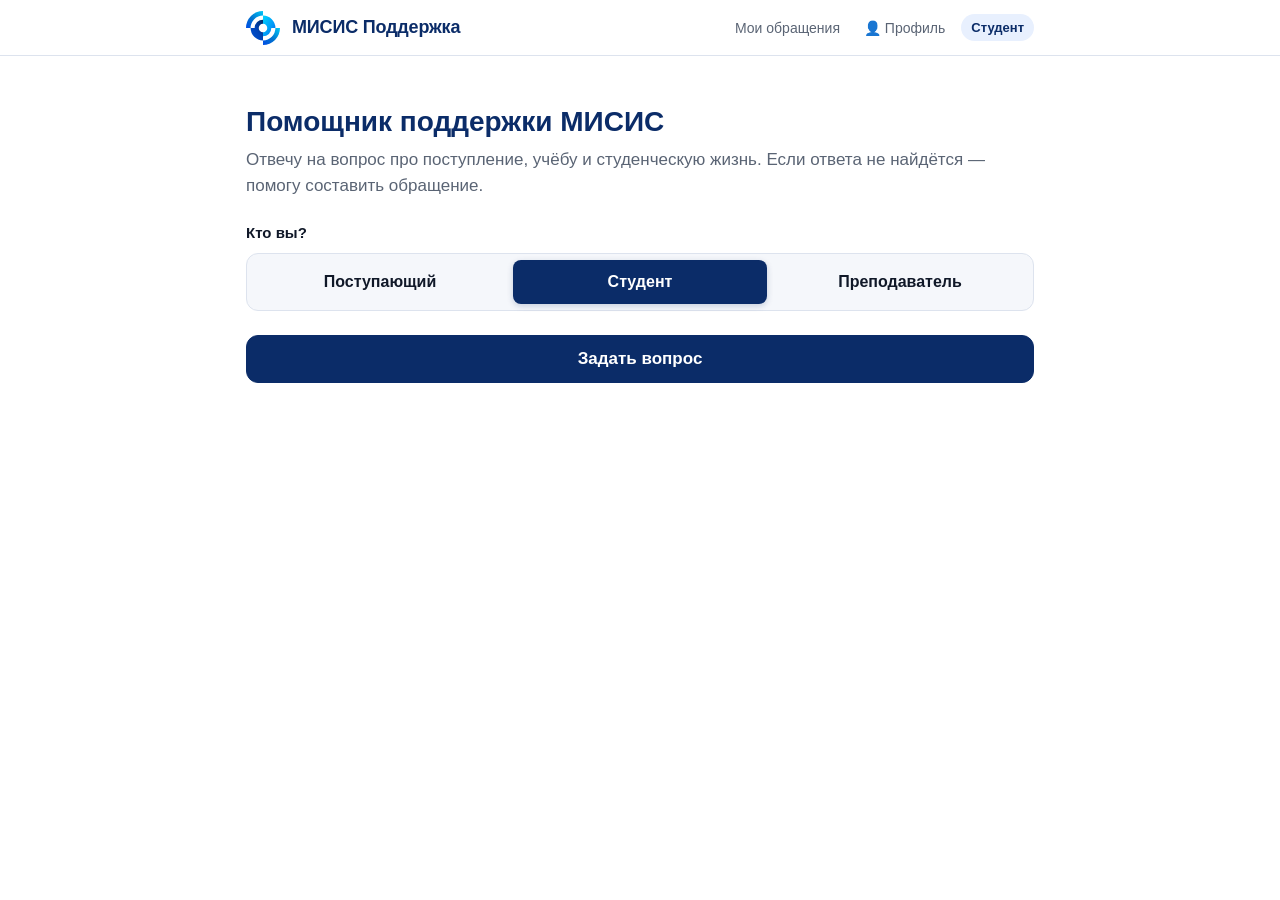
<file: web/index.html>
<!DOCTYPE html>
<html lang="ru">
<head>
  <meta charset="UTF-8">
  <meta name="viewport" content="width=device-width, initial-scale=1.0">
  <title>Помощник поддержки МИСИС</title>
  <link rel="stylesheet" href="style.css">
</head>
<body>

  <header class="app-header">
    <div class="header-container">
      <div class="brand-mark" id="btnLogoHome" role="button" tabindex="0" title="На главную">
        <!-- SVG reproducing the exact MISIS rebranded mark provided in prompt -->
        <svg viewBox="0 0 100 100" fill="none" xmlns="http://www.w3.org/2000/svg" aria-label="Логотип МИСИС">
          <defs>
            <!-- Top-Left Outer Arc Gradient: vibrant cyan to deep royal blue -->
            <linearGradient id="misisGradOuterTL" x1="100%" y1="0%" x2="0%" y2="100%">
              <stop offset="0%" stop-color="#00c8f8"/>
              <stop offset="55%" stop-color="#0072ce"/>
              <stop offset="100%" stop-color="#004de6"/>
            </linearGradient>
            <!-- Bottom-Right Outer Arc Gradient: deep royal blue to vibrant cyan -->
            <linearGradient id="misisGradOuterBR" x1="0%" y1="100%" x2="100%" y2="0%">
              <stop offset="0%" stop-color="#004de6"/>
              <stop offset="45%" stop-color="#0072ce"/>
              <stop offset="100%" stop-color="#00c8f8"/>
            </linearGradient>
            <!-- Cyan Portal Core Gradient -->
            <linearGradient id="misisGradCoreCyan" x1="0%" y1="0%" x2="100%" y2="100%">
              <stop offset="0%" stop-color="#00d4ff"/>
              <stop offset="60%" stop-color="#0099f7"/>
              <stop offset="100%" stop-color="#0066eb"/>
            </linearGradient>
            <!-- Blue Portal Core Gradient -->
            <linearGradient id="misisGradCoreBlue" x1="0%" y1="100%" x2="100%" y2="0%">
              <stop offset="0%" stop-color="#0052d4"/>
              <stop offset="50%" stop-color="#0044b8"/>
              <stop offset="100%" stop-color="#002b66"/>
            </linearGradient>
          </defs>

          <!-- Top-Left Outer Arc (Quadrant 2) -->
          <path d="M 50 0 A 50 50 0 0 0 0 50 L 13.5 50 A 36.5 36.5 0 0 1 50 13.5 Z" fill="url(#misisGradOuterTL)"/>

          <!-- Bottom-Right Outer Arc (Quadrant 4) -->
          <path d="M 50 100 A 50 50 0 0 0 100 50 L 86.5 50 A 36.5 36.5 0 0 1 50 86.5 Z" fill="url(#misisGradOuterBR)"/>

          <!-- Right Cyan Core (Quadrants 1 and 4 inner) -->
          <path d="M 50 13.5 A 36.5 36.5 0 0 1 86.5 50 L 74.5 50 A 24.5 24.5 0 0 1 50 74.5 L 50 62.5 A 12.5 12.5 0 0 0 50 37.5 L 50 13.5 Z" fill="url(#misisGradCoreCyan)"/>

          <!-- Left Blue Core (Quadrants 3 and 2 inner) -->
          <path d="M 50 86.5 A 36.5 36.5 0 0 1 13.5 50 L 25.5 50 A 24.5 24.5 0 0 1 50 25.5 L 50 37.5 A 12.5 12.5 0 0 0 50 62.5 L 50 86.5 Z" fill="url(#misisGradCoreBlue)"/>
        </svg>
        <span class="brand-title">МИСИС Поддержка</span>
      </div>

      <div class="header-user-status">
        <button type="button" class="btn-text" id="btnMyTicketsNav">Мои обращения</button>
        <button type="button" class="btn-text" id="btnProfileNav" style="display:none;">👤 Профиль</button>
        <span class="badge-role" id="hdrRoleBadge">Студент</span>
        <span class="badge-verified" id="hdrVerifiedBadge" style="display:none;" title="Почта подтверждена">✓ email</span>
        <button type="button" class="btn-text" id="hdrLogoutBtn" style="display:none;">Выйти</button>
      </div>
    </div>
  </header>

  <main class="app-main">

    <!-- Screen 1: Main screen with role slider -->
    <section id="screen-main" class="screen-view is-active" aria-labelledby="mainTitle">
      <div style="padding: 24px 0 16px;">
        <h1 id="mainTitle" class="screen-title">Помощник поддержки МИСИС</h1>
        <p class="screen-desc">
          Отвечу на вопрос про поступление, учёбу и студенческую жизнь. Если ответа не найдётся — помогу составить обращение.
        </p>

        <div style="margin-bottom:10px;">
          <label class="form-label" style="margin-bottom:8px; display:block;">Кто вы?</label>
          <div class="role-slider" role="radiogroup" aria-label="Выбор роли">
            <button type="button" class="role-option" data-role="applicant" role="radio" aria-checked="false">Поступающий</button>
            <button type="button" class="role-option is-selected" data-role="student" role="radio" aria-checked="true">Студент</button>
            <button type="button" class="role-option" data-role="teacher" role="radio" aria-checked="false">Преподаватель</button>
          </div>
        </div>

        <button type="button" id="btnStartChat" class="btn btn-primary btn-block">Задать вопрос</button>
      </div>
    </section>

    <!-- Screen 2: Chat screen with feed and input -->
    <section id="screen-chat" class="screen-view" aria-label="Чат с поддержкой">
      <div class="chat-layout">
        <nav class="chat-nav-tabs" aria-label="Режимы">
          <button type="button" class="tab-btn is-active" id="tabAskBtn">Задать вопрос</button>
          <button type="button" class="tab-btn" id="tabTicketBtn">Создать обращение</button>
        </nav>

        <div class="chat-feed" id="chatFeed" role="log" aria-live="polite"></div>

        <!-- Quick suggestion buttons for current role -->
        <div class="quick-actions-bar" id="roleSuggestionsBar" aria-label="Быстрые вопросы"></div>

        <!-- Quick actions row for verified student/teacher -->
        <div class="quick-actions-bar" id="scheduleQuickBar" style="display:none;">
          <button type="button" class="pill-btn" id="btnSchedToday">📅 Расписание на сегодня</button>
          <button type="button" class="pill-btn" id="btnSchedTomorrow">📅 На завтра</button>
          <button type="button" class="pill-btn" id="btnSchedPickDay" style="position:relative; cursor:pointer;">
            <span>🗓️ Выбрать день</span>
            <input type="date" id="dateSchedPicker" tabindex="-1" style="position:absolute; opacity:0; width:100%; left:0; top:0; height:100%; pointer-events:none;">
          </button>
        </div>

        <form id="chatForm" onsubmit="return false;" style="margin-top:auto;">
          <div class="chat-input-wrapper">
            <textarea id="chatInput" class="chat-textarea" placeholder="Ваш вопрос своими словами..." rows="1" aria-label="Сообщение"></textarea>
            <button type="button" id="chatSendBtn" class="chat-send-btn" aria-label="Отправить вопрос" disabled>
              <svg width="20" height="20" viewBox="0 0 24 24" fill="none" stroke="currentColor" stroke-width="2.2" stroke-linecap="round" stroke-linejoin="round">
                <line x1="22" y1="2" x2="11" y2="13"></line>
                <polygon points="22 2 15 22 11 13 2 9 22 2"></polygon>
              </svg>
            </button>
          </div>
          <div class="chat-hint-meta">
            <span>Enter — отправить, Shift+Enter — перенос строки</span>
          </div>
        </form>
      </div>
    </section>

    <!-- Screen 3: Email input with role-aware labels and hints -->
    <section id="screen-verify-email" class="screen-view" aria-labelledby="verifyEmailTitle">
      <div class="verify-box">
        <h1 id="verifyEmailTitle" class="screen-title">Подтверждение почты</h1>
        <p class="screen-desc">
          Чтобы создать официальное обращение и увидеть ответ в разделе «Мои обращения», подтвердите ваш почтовый адрес.
        </p>

        <form id="emailForm" onsubmit="return false;">
          <div class="form-group">
            <label for="inputEmail" class="form-label" id="emailFieldLabel">Адрес электронной почты <span class="req">*</span></label>
            <input type="email" id="inputEmail" class="input-field" placeholder="ivanov@edu.misis.ru" required>
            <div class="input-hint" id="emailHintText">
              Студентам и преподавателям — корпоративная почта @edu.misis.ru или @misis.ru, поступающим — любая личная.
            </div>
          </div>

          <div id="emailStatusBox" class="status-banner info" style="display:none;"></div>

          <button type="submit" id="btnSendCode" class="btn btn-primary btn-block">Получить код</button>
          <button type="button" class="btn btn-secondary btn-block" style="margin-top:8px;" id="btnCancelVerify">Вернуться в чат</button>
        </form>
      </div>
    </section>

    <!-- Screen 4: 6-digit verification code screen -->
    <section id="screen-verify-code" class="screen-view" aria-labelledby="verifyCodeTitle">
      <div class="verify-box">
        <h1 id="verifyCodeTitle" class="screen-title">Введите код</h1>
        <p class="screen-desc">
          Мы отправили 6-значный код на <strong id="verifyCodeTargetEmail">user@misis.ru</strong>.
        </p>

        <div id="demoCodeBanner" class="demo-code-banner" style="display:none;"></div>

        <form id="codeForm" onsubmit="return false;">
          <div class="form-group">
            <input type="text" id="inputVerifyCode" class="input-field code-input-lg" inputmode="numeric" maxlength="6" placeholder="000000" autocomplete="one-time-code" required>
          </div>

          <div id="codeStatusBox" class="status-banner info" style="display:none;"></div>

          <button type="submit" id="btnSubmitCode" class="btn btn-primary btn-block" style="margin-top:16px;">Подтвердить код</button>
          <button type="button" id="btnResendCode" class="btn btn-secondary btn-block" style="margin-top:8px;" disabled>
            Отправить код повторно <span id="codeTimerText">(0:45)</span>
          </button>
        </form>
      </div>
    </section>

    <!-- Screen 5: Dynamic Profile screen -->
    <section id="screen-profile" class="screen-view" aria-labelledby="profileTitle">
      <div class="verify-box" style="max-width:540px;">
        <h1 id="profileTitle" class="screen-title">Расскажите о себе</h1>
        <p class="screen-desc">Спрошу один раз — это нужно, чтобы показывать ваше точное расписание и адресовать вопросы в деканат.</p>

        <div id="profileNotReadyBox" class="not-ready-box" style="display:none;">
          Раздел ещё не подключён. Можно продолжить без профиля — расписание и автозаполнение будут недоступны.
          <div style="margin-top:12px;">
            <button type="button" id="btnProfileNotReadyContinue" class="btn btn-secondary">Продолжить без профиля</button>
          </div>
        </div>

        <form id="profileForm" onsubmit="return false;">
          <div id="profileDynamicFields"></div>

          <div id="profileStatusBox" class="status-banner error" style="display:none;"></div>

          <button type="submit" id="btnSaveProfile" class="btn btn-primary btn-block" style="margin-top:16px;">Сохранить и продолжить</button>

          <div style="margin-top:12px; text-align:center;">
            <button type="button" id="btnSkipProfile" class="btn-text">Пропустить</button>
            <p style="font-size:13px; color:var(--text-dim); margin-top:4px;">
              Если пропустить, функции расписания и автозаполнения будут недоступны.
            </p>
          </div>
        </form>
      </div>
    </section>

    <!-- Screen 6: Clarifications & Ticket Preview -->
    <section id="screen-ticket-preview" class="screen-view" aria-labelledby="ticketDraftTitle">
      <div style="max-width:680px; margin:0 auto; width:100%;">
        <h1 id="ticketDraftTitle" class="screen-title">Оформление обращения</h1>
        <p class="screen-desc">Проверьте данные перед отправкой. Обращение уйдёт профильному сотруднику МИСИС во внутреннюю очередь поддержки.</p>

        <div id="draftLoadingBox" class="state-box" style="display:none;">Готовлю черновик обращения…</div>
        <div id="draftErrorBox" class="state-box state-error" style="display:none;"></div>

        <div id="clarifyQuestionsBlock" class="clarify-card" style="display:none;">
          <h3 style="font-size:18px; margin-bottom:8px; color:var(--brand);">Чтобы оформить обращение, уточните:</h3>
          <div id="clarifyInputsContainer"></div>
          <button type="button" id="btnSubmitClarifications" class="btn btn-primary" style="margin-top:12px;">Продолжить</button>
        </div>

        <div id="ticketReadyBlock" class="card" style="display:none;">
          <h3 style="font-size:20px; font-weight:700; color:var(--brand); margin-bottom:12px;">Предпросмотр обращения</h3>

          <div class="ticket-preview">
            <div class="ticket-preview-row">
              <div class="ticket-preview-label">Тема</div>
              <div class="ticket-preview-val" id="previewSubject">—</div>
            </div>
            <div class="ticket-preview-row">
              <div class="ticket-preview-label">От кого</div>
              <div class="ticket-preview-val" id="previewSender">—</div>
            </div>
            <div class="ticket-preview-row">
              <div class="ticket-preview-label">Текст обращения</div>
              <div class="ticket-preview-val" id="previewText" style="background:#fff; padding:12px; border-radius:8px; border:1px solid var(--line); margin-top:4px;">—</div>
            </div>
          </div>

          <div id="submitStatusBox" class="status-banner error" style="display:none;"></div>

          <div style="display:flex; gap:12px; margin-top:16px;">
            <button type="button" id="btnConfirmSendTicket" class="btn btn-primary" style="flex:1;">Отправить обращение</button>
            <button type="button" id="btnEditTicket" class="btn btn-secondary">Исправить</button>
          </div>
        </div>
      </div>
    </section>

    <!-- Screen 7: Ticket Sent confirmation -->
    <section id="screen-ticket-sent" class="screen-view" aria-labelledby="sentTitle">
      <div class="success-hero">
        <div style="width:64px; height:64px; border-radius:50%; background:var(--ok-soft); color:var(--ok); display:flex; align-items:center; justify-content:center; margin:0 auto 16px; font-size:32px;">
          ✓
        </div>
        <h1 id="sentTitle" class="screen-title">Обращение отправлено</h1>
        <p class="screen-desc" style="margin-bottom:8px;">Ваш вопрос зарегистрирован в службе поддержки университета.</p>

        <div>
          <div style="font-size:14px; color:var(--text-dim); text-transform:uppercase; letter-spacing:0.05em; font-weight:700;">Номер обращения</div>
          <div class="ticket-num-badge" id="sentTicketId">MISIS-2026-0007</div>
        </div>

        <div class="card" style="text-align:left; margin:20px 0;">
          <div style="font-size:15px; margin-bottom:6px;"><strong>Куда направлено:</strong> <span id="sentTargetDept">Служба поддержки МИСИС</span></div>
          <div style="font-size:15px;"><strong>Что дальше:</strong> Ответ появится здесь, в разделе «Мои обращения». Письмом он не приходит — сотрудник отвечает во внутренней очереди.</div>
        </div>

        <div style="display:flex; gap:12px; flex-wrap:wrap; justify-content:center;">
          <button type="button" id="btnOpenTicketAfterSent" class="btn btn-secondary">Открыть «Мои обращения»</button>
          <button type="button" id="btnBackToChatAfterSent" class="btn btn-primary">Задать ещё вопрос</button>
        </div>
      </div>
    </section>

    <!-- Screen 8: "Мои обращения" — экрана не было в макете, добавлен при отключении
         почты: теперь это единственное место, где виден ответ сотрудника. -->
    <section id="screen-my-tickets" class="screen-view" aria-labelledby="myTicketsTitle">
      <div style="max-width:720px; margin:0 auto; width:100%;">

        <!-- Подэкран списка -->
        <div id="myTicketsListView">
          <div class="tickets-toolbar">
            <div>
              <h1 id="myTicketsTitle" class="screen-title" style="margin-bottom:4px;">Мои обращения</h1>
              <p class="screen-desc" style="margin-bottom:0;">Ответ сотрудника появляется здесь — почтой он не приходит.</p>
            </div>
            <button type="button" class="btn btn-secondary" id="btnRefreshMyTickets">Обновить</button>
          </div>

          <div class="tickets-search" style="margin-top:20px;">
            <label class="form-label" for="ticketSearchInput" style="margin-bottom:8px; display:block;">Найти по номеру обращения</label>
            <div class="tickets-search-row">
              <input type="text" id="ticketSearchInput" class="input-field" placeholder="MISIS-2026-0007">
              <button type="button" class="btn btn-secondary" id="btnTicketSearch">Найти</button>
            </div>
            <div class="input-hint" style="margin-top:6px;">
              Анонимное обращение в списке не отображается — оно ни к кому не привязано. Найти его можно только по этому номеру.
            </div>
            <div id="ticketSearchStatus" class="state-box state-error" style="display:none; margin-top:10px;"></div>
          </div>

          <div id="myTicketsListBox"></div>
        </div>

        <!-- Подэкран переписки по одному обращению -->
        <div id="myTicketsDetailView" style="display:none;">
          <div class="ticket-detail-header">
            <button type="button" class="btn-text" id="btnBackToTicketsList">← К списку</button>
            <div class="ticket-detail-header-actions">
              <button type="button" class="btn btn-secondary" id="btnRefreshTicketDetail">Обновить</button>
            </div>
          </div>
          <div id="ticketDetailBox"></div>
        </div>

      </div>
    </section>

  </main>

  <template id="tpl-user-msg">
    <div class="msg-bubble msg-bubble-user">
      <div class="user-text"></div>
    </div>
  </template>

  <template id="tpl-bot-container">
    <div class="msg-bubble msg-bubble-bot">
      <div class="bot-answer-group"></div>
    </div>
  </template>

  <template id="tpl-answer-card">
    <div class="answer-card">
      <h3 class="answer-card-header"></h3>
      <div class="answer-card-body"></div>
      <div class="answer-sources">
        <span>Источники:</span>
      </div>
    </div>
  </template>

  <template id="tpl-notfound-card">
    <div class="not-found-card">
      <h4 class="not-found-title">Вопрос</h4>
      <p>Точного ответа в базе не нашёл.</p>
      <button type="button" class="btn btn-primary btn-create-ticket-trigger" style="height:40px; font-size:15px; padding:0 14px;">
        Создать обращение
      </button>
    </div>
  </template>

  <template id="tpl-error-msg">
    <div class="card" style="border-color:var(--accent); background:var(--accent-soft); width:100%;">
      <div style="color:var(--accent); font-weight:700; margin-bottom:4px;" class="err-title">Не удалось связаться с помощником</div>
      <div style="font-size:15px; color:var(--text); margin-bottom:8px;" class="err-desc">Проверьте соединение или повторите отправку.</div>
      <button type="button" class="btn btn-secondary btn-retry-send" style="height:36px; font-size:14px; background:#fff;">Повторить</button>
    </div>
  </template>

  <template id="tpl-schedule-card">
    <div class="schedule-container">
      <div class="schedule-header">
        <span class="sched-date-title">Понедельник, 14 сентября</span>
        <span class="sched-week-title">верхняя неделя</span>
      </div>
      <div class="schedule-lessons-list"></div>
    </div>
  </template>

  <template id="tpl-schedule-item">
    <div class="schedule-item">
      <div class="time-slot">
        <div class="time-hours">10:50–12:25</div>
        <div class="time-num">2 пара</div>
      </div>
      <div class="lesson-meta">
        <div class="lesson-title-row">
          <span class="lesson-title">Название дисциплины</span>
          <span class="badge-lesson-kind">лекция</span>
        </div>
        <div class="lesson-sub">
          <span class="teacher-name">Иванов И. И.</span> · <span class="room-num">Б-402</span>
        </div>
      </div>
    </div>
  </template>

  <script src="app.js" defer></script>
</body>
</html>
</file>
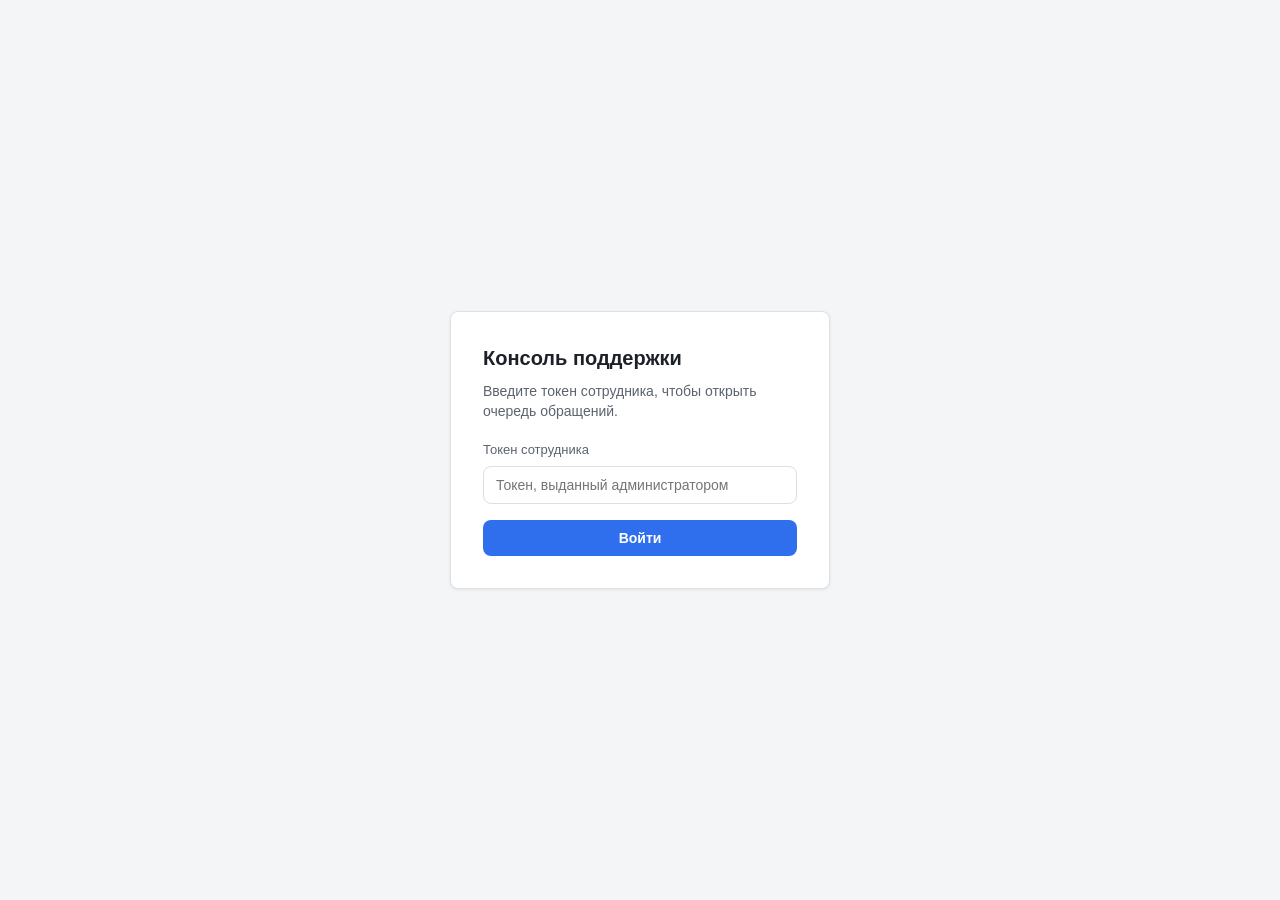
<file: web/operator/index.html>
<!DOCTYPE html>
<html lang="ru">
<head>
<meta charset="UTF-8">
<meta name="viewport" content="width=device-width, initial-scale=1.0">
<title>Консоль поддержки — оператор</title>
<link rel="stylesheet" href="style.css">
</head>
<body>

  <!-- Экран входа -->
  <div id="loginScreen" class="screen login-screen">
    <div class="login-card">
      <h1>Консоль поддержки</h1>
      <p class="muted">Введите токен сотрудника, чтобы открыть очередь обращений.</p>

      <label for="tokenInput">Токен сотрудника</label>
      <input id="tokenInput" type="password" autocomplete="off" placeholder="Токен, выданный администратором" />

      <button id="loginBtn" class="btn-primary" type="button">Войти</button>

      <div id="loginError" class="error-msg" hidden></div>
    </div>
  </div>

  <!-- Основной экран -->
  <div id="mainScreen" class="screen main-screen" hidden>
    <header class="topbar">
      <h1>Очередь обращений</h1>
      <div class="topbar-right">
        <span id="connStatus" class="conn-status" hidden>нет связи с сервером</span>
        <label class="autorefresh-toggle">
          <input type="checkbox" id="autoRefreshToggle" checked>
          Автообновление (20 сек)
        </label>
        <button id="logoutBtn" class="btn-secondary" type="button">Выйти</button>
      </div>
    </header>

    <div class="layout">
      <aside class="queue-pane">
        <nav class="tabs" id="statusTabs">
          <button type="button" class="tab" data-status="new">Новые <span class="count" data-count="new">0</span></button>
          <button type="button" class="tab" data-status="in_progress">В работе <span class="count" data-count="in_progress">0</span></button>
          <button type="button" class="tab" data-status="answered">Отвеченные <span class="count" data-count="answered">0</span></button>
          <button type="button" class="tab" data-status="all">Все <span class="count" data-count="all">0</span></button>
        </nav>
        <div id="queueList" class="queue-list" aria-live="polite"></div>
      </aside>

      <section class="ticket-pane" id="ticketPane">
        <div class="placeholder">Выберите обращение слева, чтобы увидеть подробности.</div>
      </section>
    </div>
  </div>

  <script src="app.js"></script>
</body>
</html>
</file>
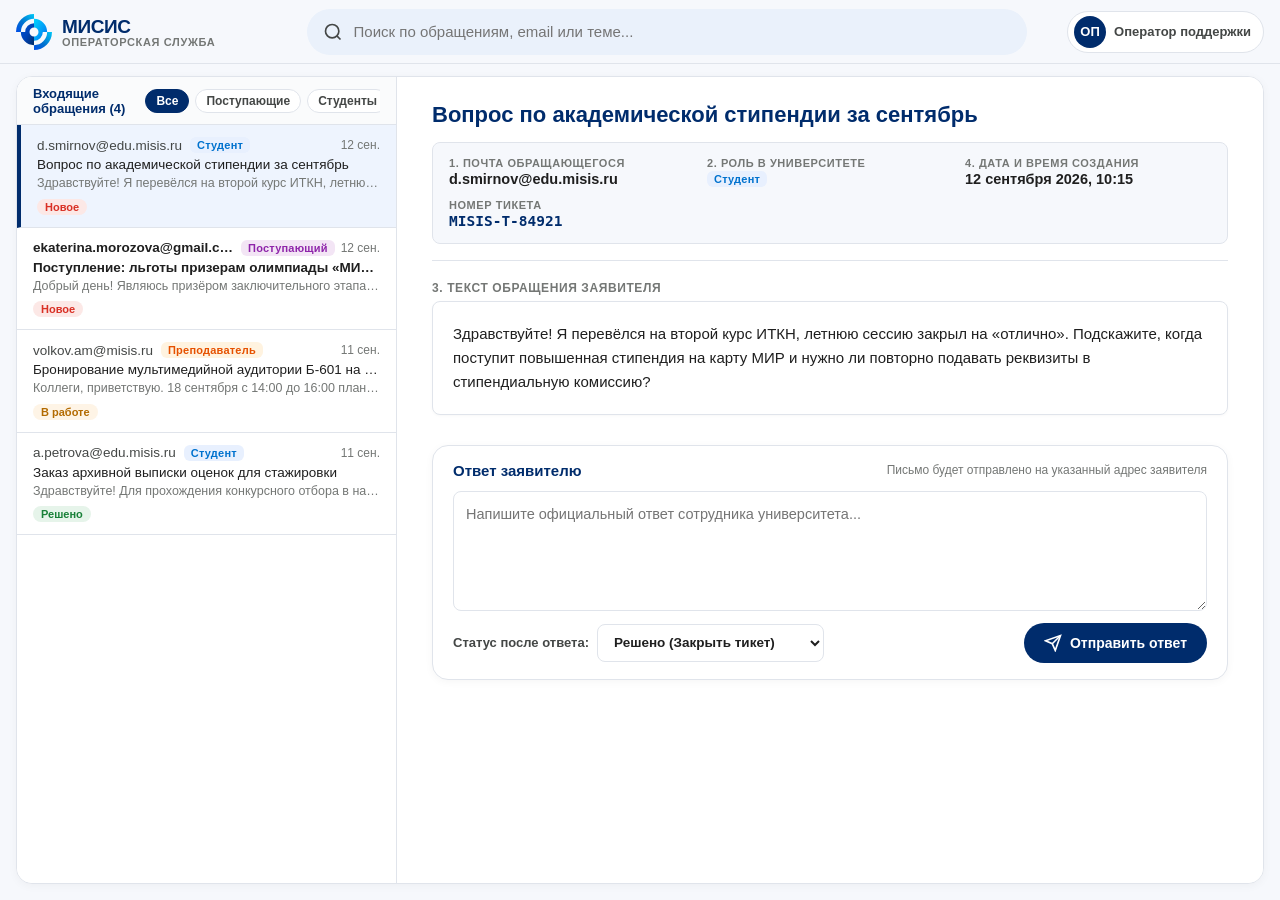
<file: team/antitaxi/materials/operator-ui.html>
<!DOCTYPE html>
<html lang="ru">
<head>
  <meta charset="UTF-8">
  <meta name="viewport" content="width=device-width, initial-scale=1.0">
  <title>МИСИС Поддержка — Единая почта обращений</title>
  <style>
    :root {
      --bg-app: #f6f8fc;
      --bg-surface: #ffffff;
      --bg-hover: #eaf1fb;
      --bg-selected: #d3e3fd;
      --border-color: #e0e4eb;
      --text-main: #1f1f1f;
      --text-secondary: #444746;
      --text-dim: #747775;
      
      --misis-blue: #002c6c;
      --misis-cyan: #00c8f8;
      --misis-blue-hover: #001f4d;
      
      --role-applicant: #8e24aa;
      --role-applicant-bg: #f3e5f5;
      --role-student: #0072ce;
      --role-student-bg: #e8f0fe;
      --role-teacher: #e65100;
      --role-teacher-bg: #fff3e0;
      
      --status-new: #d93025;
      --status-new-bg: #fce8e6;
      --status-progress: #b26a00;
      --status-progress-bg: #fef4e6;
      --status-resolved: #188038;
      --status-resolved-bg: #e6f4ea;
      
      --radius-sm: 8px;
      --radius-md: 16px;
      --radius-pill: 9999px;
      --font-family: -apple-system, "Segoe UI", Roboto, Arial, sans-serif;
    }

    *, *::before, *::after {
      box-sizing: border-box;
      margin: 0;
      padding: 0;
    }

    body {
      font-family: var(--font-family);
      background-color: var(--bg-app);
      color: var(--text-main);
      font-size: 14px;
      height: 100vh;
      overflow: hidden;
      display: flex;
      flex-direction: column;
    }

    .mail-header {
      height: 64px;
      background: var(--bg-app);
      display: flex;
      align-items: center;
      justify-content: space-between;
      padding: 0 16px;
      gap: 16px;
      flex-shrink: 0;
      border-bottom: 1px solid var(--border-color);
    }

    .header-left {
      display: flex;
      align-items: center;
      gap: 12px;
      min-width: 250px;
    }

    .btn-icon {
      width: 40px;
      height: 40px;
      border-radius: 50%;
      border: none;
      background: transparent;
      display: flex;
      align-items: center;
      justify-content: center;
      cursor: pointer;
      color: var(--text-secondary);
      transition: background 0.15s;
    }
    .btn-icon:hover {
      background: rgba(0, 0, 0, 0.06);
    }

    .brand-logo-wrap {
      display: flex;
      align-items: center;
      gap: 10px;
      cursor: pointer;
      user-select: none;
    }
    .brand-logo-wrap svg {
      width: 36px;
      height: 36px;
      flex-shrink: 0;
    }
    .brand-logo-title {
      font-size: 19px;
      font-weight: 700;
      color: var(--misis-blue);
      letter-spacing: -0.02em;
      white-space: nowrap;
    }
    .brand-sub {
      font-size: 11px;
      text-transform: uppercase;
      letter-spacing: 0.06em;
      color: var(--text-dim);
      font-weight: 700;
      display: block;
      margin-top: -2px;
    }

    .search-container {
      flex: 1;
      max-width: 720px;
      position: relative;
    }

    .search-bar {
      width: 100%;
      height: 46px;
      background: #eaf1fb;
      border: 1px solid transparent;
      border-radius: 24px;
      padding: 0 48px 0 46px;
      font-size: 15px;
      font-family: inherit;
      color: var(--text-main);
      outline: none;
      transition: all 0.2s;
    }
    .search-bar:focus {
      background: #ffffff;
      border-color: var(--border-color);
      box-shadow: 0 1px 3px rgba(0,0,0,0.12);
    }
    .search-icon-left {
      position: absolute;
      left: 16px;
      top: 50%;
      transform: translateY(-50%);
      color: var(--text-secondary);
      pointer-events: none;
    }
    .search-clear-btn {
      position: absolute;
      right: 12px;
      top: 50%;
      transform: translateY(-50%);
      display: none;
      background: transparent;
      border: none;
      cursor: pointer;
      color: var(--text-dim);
    }

    .header-right {
      display: flex;
      align-items: center;
      gap: 10px;
    }

    .online-indicator {
      display: flex;
      align-items: center;
      gap: 6px;
      background: #ffffff;
      border: 1px solid var(--border-color);
      border-radius: var(--radius-pill);
      padding: 4px 12px;
      font-size: 12px;
      font-weight: 600;
      color: var(--status-resolved);
    }
    .dot-live {
      width: 8px;
      height: 8px;
      border-radius: 50%;
      background: var(--status-resolved);
      box-shadow: 0 0 0 2px rgba(24, 128, 56, 0.2);
    }

    .user-profile-badge {
      display: flex;
      align-items: center;
      gap: 8px;
      background: #ffffff;
      padding: 4px 12px 4px 6px;
      border-radius: var(--radius-pill);
      border: 1px solid var(--border-color);
      cursor: pointer;
    }
    .avatar-circle {
      width: 32px;
      height: 32px;
      border-radius: 50%;
      background: var(--misis-blue);
      color: #ffffff;
      font-weight: 700;
      font-size: 13px;
      display: flex;
      align-items: center;
      justify-content: center;
    }

    .app-workspace {
      flex: 1;
      display: flex;
      overflow: hidden;
      padding: 12px 16px 16px;
    }

    .inbox-view {
      flex: 1;
      display: flex;
      background: #ffffff;
      border-radius: var(--radius-md);
      border: 1px solid var(--border-color);
      overflow: hidden;
      box-shadow: 0 2px 10px rgba(0,0,0,0.04);
    }

    .ticket-list-pane {
      width: 380px;
      flex-shrink: 0;
      border-right: 1px solid var(--border-color);
      display: flex;
      flex-direction: column;
      background: #ffffff;
    }

    .ticket-list-toolbar {
      height: 48px;
      border-bottom: 1px solid var(--border-color);
      display: flex;
      align-items: center;
      justify-content: space-between;
      padding: 0 16px;
      background: #fafbfc;
      gap: 8px;
    }

    .filter-pills-bar {
      display: flex;
      align-items: center;
      gap: 6px;
      overflow-x: auto;
    }
    .filter-chip {
      padding: 4px 10px;
      font-size: 12px;
      font-weight: 600;
      border-radius: var(--radius-pill);
      border: 1px solid var(--border-color);
      background: #ffffff;
      color: var(--text-secondary);
      cursor: pointer;
      white-space: nowrap;
    }
    .filter-chip:hover {
      background: var(--bg-hover);
    }
    .filter-chip.is-active {
      background: var(--misis-blue);
      color: #ffffff;
      border-color: var(--misis-blue);
    }

    .tickets-scroll-area {
      flex: 1;
      overflow-y: auto;
    }

    .ticket-row {
      display: flex;
      flex-direction: column;
      padding: 12px 16px;
      border-bottom: 1px solid var(--border-color);
      cursor: pointer;
      transition: background 0.12s;
      position: relative;
    }
    .ticket-row:hover {
      background: var(--bg-hover);
    }
    .ticket-row.is-selected {
      background: #eef4fe;
      border-left: 4px solid var(--misis-blue);
    }
    .ticket-row.is-unread {
      background: #ffffff;
    }
    .ticket-row.is-unread .ticket-sender {
      font-weight: 700;
      color: var(--text-main);
    }
    .ticket-row.is-unread .ticket-subject {
      font-weight: 700;
    }

    .ticket-row-top {
      display: flex;
      justify-content: space-between;
      align-items: center;
      margin-bottom: 4px;
    }

    .ticket-sender-group {
      display: flex;
      align-items: center;
      gap: 8px;
      overflow: hidden;
    }

    .ticket-sender {
      font-size: 13.5px;
      color: var(--text-secondary);
      white-space: nowrap;
      overflow: hidden;
      text-overflow: ellipsis;
      max-width: 200px;
    }

    .badge-role {
      font-size: 11px;
      font-weight: 700;
      padding: 2px 7px;
      border-radius: 6px;
      letter-spacing: 0.02em;
      white-space: nowrap;
    }
    .role-tag-applicant {
      background: var(--role-applicant-bg);
      color: var(--role-applicant);
    }
    .role-tag-student {
      background: var(--role-student-bg);
      color: var(--role-student);
    }
    .role-tag-teacher {
      background: var(--role-teacher-bg);
      color: var(--role-teacher);
    }

    .ticket-time {
      font-size: 12px;
      color: var(--text-dim);
      white-space: nowrap;
    }

    .ticket-subject {
      font-size: 13.5px;
      color: var(--text-main);
      margin-bottom: 3px;
      white-space: nowrap;
      overflow: hidden;
      text-overflow: ellipsis;
    }

    .ticket-snippet {
      font-size: 12.5px;
      color: var(--text-dim);
      white-space: nowrap;
      overflow: hidden;
      text-overflow: ellipsis;
      line-height: 1.4;
    }

    .ticket-status-pill {
      align-self: flex-start;
      margin-top: 6px;
      font-size: 11px;
      font-weight: 600;
      padding: 2px 8px;
      border-radius: var(--radius-pill);
    }
    .status-badge-new {
      background: var(--status-new-bg);
      color: var(--status-new);
    }
    .status-badge-progress {
      background: var(--status-progress-bg);
      color: var(--status-progress);
    }
    .status-badge-resolved {
      background: var(--status-resolved-bg);
      color: var(--status-resolved);
    }

    .ticket-detail-pane {
      flex: 1;
      display: flex;
      flex-direction: column;
      background: #ffffff;
      overflow-y: auto;
    }

    .detail-empty-state {
      flex: 1;
      display: flex;
      flex-direction: column;
      align-items: center;
      justify-content: center;
      color: var(--text-dim);
      gap: 12px;
      padding: 32px;
      text-align: center;
    }
    .detail-empty-icon {
      font-size: 48px;
      opacity: 0.6;
    }

    .detail-content {
      display: flex;
      flex-direction: column;
      padding: 24px 32px;
      max-width: 860px;
      width: 100%;
      margin: 0 auto;
      gap: 20px;
    }

    .detail-header-card {
      border-bottom: 1px solid var(--border-color);
      padding-bottom: 16px;
    }

    .detail-subject-title {
      font-size: 22px;
      font-weight: 700;
      color: var(--misis-blue);
      margin-bottom: 12px;
      line-height: 1.3;
    }

    .detail-meta-grid {
      display: grid;
      grid-template-columns: repeat(auto-fit, minmax(200px, 1fr));
      gap: 12px;
      background: var(--bg-app);
      border: 1px solid var(--border-color);
      border-radius: var(--radius-sm);
      padding: 14px 16px;
    }

    .meta-box {
      display: flex;
      flex-direction: column;
      gap: 2px;
    }
    .meta-box-label {
      font-size: 11px;
      font-weight: 700;
      text-transform: uppercase;
      letter-spacing: 0.05em;
      color: var(--text-dim);
    }
    .meta-box-val {
      font-size: 14.5px;
      font-weight: 600;
      color: var(--text-main);
      display: flex;
      align-items: center;
      gap: 6px;
    }

    .ticket-body-card {
      background: #ffffff;
      border: 1px solid var(--border-color);
      border-radius: var(--radius-sm);
      padding: 20px;
      font-size: 15px;
      line-height: 1.6;
      color: var(--text-main);
      white-space: pre-wrap;
      box-shadow: 0 1px 3px rgba(0,0,0,0.03);
    }

    .reply-card {
      background: #ffffff;
      border: 1.5px solid var(--border-color);
      border-radius: var(--radius-md);
      padding: 16px 20px;
      display: flex;
      flex-direction: column;
      gap: 12px;
      margin-top: 10px;
      box-shadow: 0 2px 8px rgba(0,0,0,0.04);
    }

    .reply-card-title {
      font-size: 15px;
      font-weight: 700;
      color: var(--misis-blue);
      display: flex;
      align-items: center;
      justify-content: space-between;
    }

    .reply-textarea {
      width: 100%;
      min-height: 120px;
      border: 1px solid var(--border-color);
      border-radius: var(--radius-sm);
      padding: 12px;
      font-family: inherit;
      font-size: 14.5px;
      line-height: 1.5;
      color: var(--text-main);
      outline: none;
      resize: vertical;
    }
    .reply-textarea:focus {
      border-color: var(--misis-blue);
      box-shadow: 0 0 0 2px rgba(0, 44, 108, 0.1);
    }

    .reply-actions-row {
      display: flex;
      align-items: center;
      justify-content: space-between;
      gap: 12px;
      flex-wrap: wrap;
    }

    .status-select {
      height: 38px;
      padding: 0 12px;
      border-radius: var(--radius-sm);
      border: 1px solid var(--border-color);
      font-size: 13.5px;
      font-weight: 600;
      background: #ffffff;
      color: var(--text-main);
      cursor: pointer;
    }

    .btn-send-reply {
      height: 40px;
      padding: 0 20px;
      background: var(--misis-blue);
      color: #ffffff;
      border: none;
      border-radius: var(--radius-pill);
      font-weight: 600;
      font-size: 14px;
      cursor: pointer;
      display: inline-flex;
      align-items: center;
      gap: 8px;
      transition: background 0.15s;
    }
    .btn-send-reply:hover {
      background: var(--misis-blue-hover);
    }

    .toast-banner {
      position: fixed;
      bottom: 24px;
      right: 24px;
      background: #1f1f1f;
      color: #ffffff;
      padding: 12px 20px;
      border-radius: var(--radius-sm);
      font-size: 14px;
      box-shadow: 0 4px 12px rgba(0,0,0,0.2);
      display: flex;
      align-items: center;
      gap: 10px;
      z-index: 100;
      transform: translateY(100px);
      opacity: 0;
      transition: all 0.25s ease;
    }
    .toast-banner.is-visible {
      transform: translateY(0);
      opacity: 1;
    }

    /* Responses history card */
    .history-card {
      background: var(--bg-app);
      border-radius: var(--radius-sm);
      border: 1px dashed var(--border-color);
      padding: 14px 16px;
      margin-top: 10px;
    }
    .history-header {
      font-size: 12px;
      font-weight: 700;
      color: var(--status-resolved);
      text-transform: uppercase;
      letter-spacing: 0.05em;
      margin-bottom: 6px;
    }

    @media (max-width: 900px) {
      .sidebar-nav {
        width: 72px;
        padding: 8px;
      }
      .nav-item-title, .nav-count, .nav-section-title, .brand-logo-title, .brand-sub, .btn-compose span {
        display: none;
      }
      .btn-compose {
        padding: 0;
        width: 48px;
        height: 48px;
        border-radius: 50%;
        justify-content: center;
      }
      .inbox-view {
        margin-right: 0;
      }
      .ticket-list-pane {
        width: 320px;
      }
    }
  </style>
</head>
<body>

  <header class="mail-header">
    <div class="header-left">
      <div class="brand-logo-wrap" title="Единая почта поддержки Университета МИСИС">
        <!-- Exact Official MISIS Rebrand Vector Mark -->
        <svg viewBox="0 0 100 100" fill="none" xmlns="http://www.w3.org/2000/svg">
          <defs>
            <linearGradient id="opGradOuterTL" x1="100%" y1="0%" x2="0%" y2="100%">
              <stop offset="0%" stop-color="#00c8f8"/>
              <stop offset="55%" stop-color="#0072ce"/>
              <stop offset="100%" stop-color="#004de6"/>
            </linearGradient>
            <linearGradient id="opGradOuterBR" x1="0%" y1="100%" x2="100%" y2="0%">
              <stop offset="0%" stop-color="#004de6"/>
              <stop offset="45%" stop-color="#0072ce"/>
              <stop offset="100%" stop-color="#00c8f8"/>
            </linearGradient>
            <linearGradient id="opGradCoreCyan" x1="0%" y1="0%" x2="100%" y2="100%">
              <stop offset="0%" stop-color="#00d4ff"/>
              <stop offset="60%" stop-color="#0099f7"/>
              <stop offset="100%" stop-color="#0066eb"/>
            </linearGradient>
            <linearGradient id="opGradCoreBlue" x1="0%" y1="0%" x2="100%" y2="100%">
              <stop offset="0%" stop-color="#0052d4"/>
              <stop offset="50%" stop-color="#0044b8"/>
              <stop offset="100%" stop-color="#002b66"/>
            </linearGradient>
          </defs>
          <path d="M 50 0 A 50 50 0 0 0 0 50 L 13.5 50 A 36.5 36.5 0 0 1 50 13.5 Z" fill="url(#opGradOuterTL)"/>
          <path d="M 50 100 A 50 50 0 0 0 100 50 L 86.5 50 A 36.5 36.5 0 0 1 50 86.5 Z" fill="url(#opGradOuterBR)"/>
          <path d="M 50 13.5 A 36.5 36.5 0 0 1 86.5 50 L 74.5 50 A 24.5 24.5 0 0 1 50 74.5 L 50 62.5 A 12.5 12.5 0 0 0 50 37.5 L 50 13.5 Z" fill="url(#opGradCoreCyan)"/>
          <path d="M 50 86.5 A 36.5 36.5 0 0 1 13.5 50 L 25.5 50 A 24.5 24.5 0 0 1 50 25.5 L 50 37.5 A 12.5 12.5 0 0 0 50 62.5 L 50 86.5 Z" fill="url(#opGradCoreBlue)"/>
        </svg>
        <div>
          <div class="brand-logo-title">МИСИС</div>
          <span class="brand-sub">Операторская служба</span>
        </div>
      </div>
    </div>

    <div class="search-container">
      <svg class="search-icon-left" width="20" height="20" viewBox="0 0 24 24" fill="none" stroke="currentColor" stroke-width="2">
        <circle cx="11" cy="11" r="8"></circle>
        <line x1="21" y1="21" x2="16.65" y2="16.65"></line>
      </svg>
      <input type="text" id="mailSearchInput" class="search-bar" placeholder="Поиск по обращениям, email или теме...">
      <button id="btnSearchClear" class="search-clear-btn" title="Очистить поиск">✕</button>
    </div>

    <div class="header-right">
      <div class="user-profile-badge" title="Оператор службы поддержки МИСИС">
        <div class="avatar-circle">ОП</div>
        <span style="font-weight:600; font-size:13px; color:var(--text-secondary);">Оператор поддержки</span>
      </div>
    </div>
  </header>

  <div class="app-workspace">
    <main class="inbox-view">
      <!-- Left list pane: Список писем -->
      <section class="ticket-list-pane" aria-label="Список писем">
        <div class="ticket-list-toolbar">
          <span style="font-size:13px; font-weight:700; color:var(--misis-blue);" id="mailListTitle">Входящие обращения</span>
          <div class="filter-pills-bar">
            <button class="filter-chip is-active" data-subfilter="all">Все</button>
            <button class="filter-chip" data-subfilter="applicant">Поступающие</button>
            <button class="filter-chip" data-subfilter="student">Студенты</button>
            <button class="filter-chip" data-subfilter="teacher">Преподаватели</button>
          </div>
        </div>

        <div class="tickets-scroll-area" id="ticketsListContainer" role="feed">
          <!-- Populated dynamically via JS -->
        </div>
      </section>

      <!-- Right detail reading pane: Как выглядит пришедшее письмо + Поле для ответа -->
      <section class="ticket-detail-pane" id="ticketDetailPane" aria-label="Содержимое обращения">
        <div class="detail-empty-state" id="detailEmptyState">
          <div class="detail-empty-icon">✉️</div>
          <h2 style="font-size:18px; font-weight:600; color:var(--text-main);">Выберите обращение из списка</h2>
          <p style="font-size:14px; max-width:360px;">Здесь отобразится полная информация: адрес заявителя, его роль в университете, текст обращения и дата создания.</p>
        </div>

        <div class="detail-content" id="detailContent" style="display:none;">
          <div class="detail-header-card">
            <h1 class="detail-subject-title" id="detSubject">—</h1>

            <!-- 4 Required Fields Card -->
            <div class="detail-meta-grid">
              <!-- 1. Почта обращающегося -->
              <div class="meta-box">
                <span class="meta-box-label">1. Почта обращающегося</span>
                <span class="meta-box-val" id="detEmail">user@edu.misis.ru</span>
              </div>

              <!-- 2. Роль -->
              <div class="meta-box">
                <span class="meta-box-label">2. Роль в университете</span>
                <span class="meta-box-val" id="detRoleBadge">
                  <span class="badge-role role-tag-student">Студент</span>
                </span>
              </div>

              <!-- 4. Дата и время создания -->
              <div class="meta-box">
                <span class="meta-box-label">4. Дата и время создания</span>
                <span class="meta-box-val" id="detDateTime">12 сентября 2026, 14:32</span>
              </div>

              <!-- Номер тикета -->
              <div class="meta-box">
                <span class="meta-box-label">Номер тикета</span>
                <span class="meta-box-val" id="detTicketId" style="font-family:monospace; color:var(--misis-blue);">MISIS-T-12345</span>
              </div>
            </div>
          </div>

          <!-- 3. Сам текст обращения -->
          <div>
            <div style="font-size:12px; font-weight:700; text-transform:uppercase; letter-spacing:0.05em; color:var(--text-dim); margin-bottom:6px;">
              3. Текст обращения заявителя
            </div>
            <div class="ticket-body-card" id="detBodyText">
              Текст обращения...
            </div>
          </div>

          <!-- Operator Reply history if already answered -->
          <div id="replyHistoryBox" class="history-card" style="display:none;">
            <div class="history-header">Ответ службы поддержки МИСИС</div>
            <div id="replyHistoryText" style="font-size:14px; line-height:1.5; color:var(--text-main); white-space:pre-wrap;"></div>
            <div id="replyHistoryMeta" style="font-size:12px; color:var(--text-dim); margin-top:6px;"></div>
          </div>

          <!-- Reply Composer: Поле для ответа -->
          <div class="reply-card">
            <div class="reply-card-title">
              <span>Ответ заявителю</span>
              <span style="font-size:12px; font-weight:normal; color:var(--text-dim);">Письмо будет отправлено на указанный адрес заявителя</span>
            </div>

            <textarea id="replyTextarea" class="reply-textarea" placeholder="Напишите официальный ответ сотрудника университета..."></textarea>

            <div class="reply-actions-row">
              <div style="display:flex; align-items:center; gap:8px;">
                <label for="selectNewStatus" style="font-size:13px; font-weight:600; color:var(--text-secondary);">Статус после ответа:</label>
                <select id="selectNewStatus" class="status-select">
                  <option value="resolved" selected>Решено (Закрыть тикет)</option>
                  <option value="in_progress">В работе (Ждёт уточнения)</option>
                </select>
              </div>

              <button class="btn-send-reply" id="btnSendReply">
                <svg width="18" height="18" viewBox="0 0 24 24" fill="none" stroke="currentColor" stroke-width="2.2">
                  <line x1="22" y1="2" x2="11" y2="13"></line>
                  <polygon points="22 2 15 22 11 13 2 9 22 2"></polygon>
                </svg>
                <span>Отправить ответ</span>
              </button>
            </div>
          </div>
        </div>
      </section>
    </main>
  </div>

  <!-- Notification Toast -->
  <div class="toast-banner" id="toastBanner" role="alert">
    <span id="toastMessage">Новое обращение поступило в систему</span>
  </div>

  <script>
    // Storage Key for cross-tab live synchronization with index.html
    const STORAGE_KEY = 'misis_support_tickets_v1';

    const ROLE_LABELS = {
      applicant: 'Поступающий',
      student: 'Студент',
      teacher: 'Преподаватель'
    };

    const ROLE_CLASSES = {
      applicant: 'role-tag-applicant',
      student: 'role-tag-student',
      teacher: 'role-tag-teacher'
    };

    const STATUS_LABELS = {
      new: 'Новое',
      in_progress: 'В работе',
      resolved: 'Решено'
    };

    const STATUS_CLASSES = {
      new: 'status-badge-new',
      in_progress: 'status-badge-progress',
      resolved: 'status-badge-resolved'
    };

    // Initial mock tickets showcasing all roles and formats
    const INITIAL_TICKETS = [
      {
        id: 'MISIS-T-84921',
        email: 'd.smirnov@edu.misis.ru',
        role: 'student',
        subject: 'Вопрос по академической стипендии за сентябрь',
        body: 'Здравствуйте! Я перевёлся на второй курс ИТКН, летнюю сессию закрыл на «отлично». Подскажите, когда поступит повышенная стипендия на карту МИР и нужно ли повторно подавать реквизиты в стипендиальную комиссию?',
        created_at: '2026-09-12T10:15:00',
        status: 'new',
        unread: true,
        reply: null
      },
      {
        id: 'MISIS-T-84918',
        email: 'ekaterina.morozova@gmail.com',
        role: 'applicant',
        subject: 'Поступление: льготы призерам олимпиады «МИСИС зажигает звёзды»',
        body: 'Добрый день! Являюсь призёром заключительного этапа олимпиады «МИСИС зажигает звёзды» по физике. Подскажите, даёт ли этот диплом право на БВИ или дополнительные баллы при поступлении на направление «Информатика и вычислительная техника» в 2026 году?',
        created_at: '2026-09-12T09:40:00',
        status: 'new',
        unread: true,
        reply: null
      },
      {
        id: 'MISIS-T-84902',
        email: 'volkov.am@misis.ru',
        role: 'teacher',
        subject: 'Бронирование мультимедийной аудитории Б-601 на 18 сентября',
        body: 'Коллеги, приветствую. 18 сентября с 14:00 до 16:00 планируется проведение открытого межкафедрального семинара Института новых материалов. Прошу согласовать закрепление аудитории Б-601 и подключение проекционного оборудования.',
        created_at: '2026-09-11T16:20:00',
        status: 'in_progress',
        unread: false,
        reply: 'Заявка принята диспетчерской службой. Оборудование проверено, бронь зафиксирована.'
      },
      {
        id: 'MISIS-T-84889',
        email: 'a.petrova@edu.misis.ru',
        role: 'student',
        subject: 'Заказ архивной выписки оценок для стажировки',
        body: 'Здравствуйте! Для прохождения конкурсного отбора в научно-исследовательский центр требуется официальная выписка из зачётно-экзаменационных ведомостей на русском и английском языках. Подскажите срок изготовления.',
        created_at: '2026-09-11T11:05:00',
        status: 'resolved',
        unread: false,
        reply: 'Выписка подготовлена и подписана дирекцией института. Вы можете получить оригинал в Едином деканате (каб. 102).'
      }
    ];

    // State
    let tickets = [];
    let selectedTicketId = null;
    let currentFilterStatus = 'all';
    let currentFilterRole = 'all';
    let currentSearchQuery = '';

    // Elements
    const ticketsListContainer = document.getElementById('ticketsListContainer');
    const detailEmptyState = document.getElementById('detailEmptyState');
    const detailContent = document.getElementById('detailContent');
    const mailSearchInput = document.getElementById('mailSearchInput');
    const btnSearchClear = document.getElementById('btnSearchClear');
    const toastBanner = document.getElementById('toastBanner');
    const toastMessage = document.getElementById('toastMessage');

    // Detail elements
    const detSubject = document.getElementById('detSubject');
    const detEmail = document.getElementById('detEmail');
    const detRoleBadge = document.getElementById('detRoleBadge');
    const detDateTime = document.getElementById('detDateTime');
    const detTicketId = document.getElementById('detTicketId');
    const detBodyText = document.getElementById('detBodyText');
    const replyHistoryBox = document.getElementById('replyHistoryBox');
    const replyHistoryText = document.getElementById('replyHistoryText');
    const replyHistoryMeta = document.getElementById('replyHistoryMeta');
    const replyTextarea = document.getElementById('replyTextarea');
    const selectNewStatus = document.getElementById('selectNewStatus');
    const btnSendReply = document.getElementById('btnSendReply');
    const mailListTitle = document.getElementById('mailListTitle');

    function loadTickets() {
      try {
        const raw = localStorage.getItem(STORAGE_KEY);
        if (raw) {
          tickets = JSON.parse(raw);
        } else {
          tickets = INITIAL_TICKETS;
          saveTickets();
        }
      } catch (e) {
        tickets = INITIAL_TICKETS;
      }
      updateCounters();
      renderTicketList();
    }

    function saveTickets() {
      try {
        localStorage.setItem(STORAGE_KEY, JSON.stringify(tickets));
      } catch (e) {
        console.error('Save error', e);
      }
      updateCounters();
    }

    // BroadcastChannel to receive real-time tickets submitted from index.html
    const channel = typeof BroadcastChannel !== 'undefined' ? new BroadcastChannel('misis_support_channel') : null;
    if (channel) {
      channel.onmessage = (event) => {
        if (event.data && event.data.type === 'NEW_TICKET') {
          handleIncomingTicket(event.data.ticket);
        }
      };
    }

    // Also listen to storage events from other windows
    window.addEventListener('storage', (e) => {
      if (e.key === STORAGE_KEY) {
        loadTickets();
        if (selectedTicketId) {
          renderTicketDetail(selectedTicketId);
        }
      }
    });

    function handleIncomingTicket(newTicket) {
      // Prepend to top
      const exists = tickets.find(t => t.id === newTicket.id);
      if (!exists) {
        tickets.unshift(newTicket);
        saveTickets();
        renderTicketList();
        showToast(`Новое обращение ${newTicket.id} от ${newTicket.email}!`);
      }
    }

    function formatTicketDateTime(isoStr) {
      if (!isoStr) return '—';
      try {
        const d = new Date(isoStr);
        const months = ['января', 'февраля', 'марта', 'апреля', 'мая', 'июня', 'июля', 'августа', 'сентября', 'октября', 'ноября', 'декабря'];
        const day = d.getDate();
        const month = months[d.getMonth()];
        const year = d.getFullYear();
        const hours = String(d.getHours()).padStart(2, '0');
        const mins = String(d.getMinutes()).padStart(2, '0');
        return `${day} ${month} ${year}, ${hours}:${mins}`;
      } catch {
        return isoStr;
      }
    }

    function formatListTime(isoStr) {
      if (!isoStr) return '';
      try {
        const d = new Date(isoStr);
        const now = new Date();
        const isToday = d.toDateString() === now.toDateString();
        const hours = String(d.getHours()).padStart(2, '0');
        const mins = String(d.getMinutes()).padStart(2, '0');
        if (isToday) return `${hours}:${mins}`;
        return `${d.getDate()} сен.`;
      } catch {
        return '';
      }
    }

    function updateCounters() {
      const count = tickets.length;
      if (mailListTitle) {
        mailListTitle.textContent = `Входящие обращения (${count})`;
      }
    }

    function getFilteredTickets() {
      return tickets.filter(ticket => {
        // Status filter
        if (currentFilterStatus !== 'all' && ticket.status !== currentFilterStatus) {
          return false;
        }
        // Role filter
        if (currentFilterRole !== 'all' && ticket.role !== currentFilterRole) {
          return false;
        }
        // Search query
        if (currentSearchQuery) {
          const q = currentSearchQuery.toLowerCase();
          const matchEmail = (ticket.email || '').toLowerCase().includes(q);
          const matchSubj = (ticket.subject || '').toLowerCase().includes(q);
          const matchBody = (ticket.body || '').toLowerCase().includes(q);
          const matchId = (ticket.id || '').toLowerCase().includes(q);
          if (!matchEmail && !matchSubj && !matchBody && !matchId) {
            return false;
          }
        }
        return true;
      });
    }

    function renderTicketList() {
      const filtered = getFilteredTickets();
      ticketsListContainer.innerHTML = '';

      if (filtered.length === 0) {
        ticketsListContainer.innerHTML = `
          <div style="padding: 32px 16px; text-align: center; color: var(--text-dim);">
            <div style="font-size: 28px; margin-bottom: 8px;">📭</div>
            <p style="font-weight: 600;">Обращений не найдено</p>
            <p style="font-size: 13px; margin-top: 4px;">Попробуйте изменить фильтр или поисковый запрос</p>
          </div>
        `;
        return;
      }

      filtered.forEach(ticket => {
        const row = document.createElement('article');
        row.className = `ticket-row ${ticket.id === selectedTicketId ? 'is-selected' : ''} ${ticket.unread ? 'is-unread' : ''}`;
        row.tabIndex = 0;
        row.setAttribute('role', 'button');
        row.setAttribute('aria-label', `Обращение ${ticket.id} от ${ticket.email}`);

        const roleName = ROLE_LABELS[ticket.role] || 'Студент';
        const roleCls = ROLE_CLASSES[ticket.role] || 'role-tag-student';
        const statusName = STATUS_LABELS[ticket.status] || 'Новое';
        const statusCls = STATUS_CLASSES[ticket.status] || 'status-badge-new';

        row.innerHTML = `
          <div class="ticket-row-top">
            <div class="ticket-sender-group">
              <span class="ticket-sender" title="${escapeHtml(ticket.email)}">${escapeHtml(ticket.email)}</span>
              <span class="badge-role ${roleCls}">${roleName}</span>
            </div>
            <span class="ticket-time">${formatListTime(ticket.created_at)}</span>
          </div>
          <div class="ticket-subject">${escapeHtml(ticket.subject || 'Без темы')}</div>
          <div class="ticket-snippet">${escapeHtml(ticket.body || '')}</div>
          <span class="ticket-status-pill ${statusCls}">${statusName}</span>
        `;

        row.addEventListener('click', () => {
          selectTicket(ticket.id);
        });

        row.addEventListener('keydown', (e) => {
          if (e.key === 'Enter' || e.key === ' ') {
            e.preventDefault();
            selectTicket(ticket.id);
          }
        });

        ticketsListContainer.appendChild(row);
      });
    }

    function escapeHtml(str) {
      if (!str) return '';
      return String(str)
        .replace(/&/g, '&amp;')
        .replace(/</g, '&lt;')
        .replace(/>/g, '&gt;')
        .replace(/"/g, '&quot;');
    }

    function selectTicket(ticketId) {
      selectedTicketId = ticketId;

      // Mark as read
      const t = tickets.find(x => x.id === ticketId);
      if (t && t.unread) {
        t.unread = false;
        saveTickets();
      }

      renderTicketList();
      renderTicketDetail(ticketId);
    }

    function renderTicketDetail(ticketId) {
      const ticket = tickets.find(t => t.id === ticketId);
      if (!ticket) {
        detailEmptyState.style.display = 'flex';
        detailContent.style.display = 'none';
        return;
      }

      detailEmptyState.style.display = 'none';
      detailContent.style.display = 'flex';

      // 1. Почта обращающегося
      detEmail.textContent = ticket.email;

      // 2. Роль (Поступающий, Студент, Преподаватель)
      const roleName = ROLE_LABELS[ticket.role] || 'Студент';
      const roleCls = ROLE_CLASSES[ticket.role] || 'role-tag-student';
      detRoleBadge.innerHTML = `<span class="badge-role ${roleCls}">${roleName}</span>`;

      // 3. Текст обращения
      detBodyText.textContent = ticket.body || 'Текст обращения отсутствует.';

      // 4. Дата и время создания
      detDateTime.textContent = formatTicketDateTime(ticket.created_at);

      // Тема и ID
      detSubject.textContent = ticket.subject || 'Обращение заявителя';
      detTicketId.textContent = ticket.id;

      // Existing reply history
      if (ticket.reply) {
        replyHistoryBox.style.display = 'block';
        replyHistoryText.textContent = ticket.reply;
        replyHistoryMeta.textContent = `Отправлено оператором поддержки • Статус: ${STATUS_LABELS[ticket.status]}`;
      } else {
        replyHistoryBox.style.display = 'none';
      }

      // Pre-select next status
      selectNewStatus.value = ticket.status === 'resolved' ? 'resolved' : 'resolved';
      replyTextarea.value = '';
    }

    btnSendReply.addEventListener('click', () => {
      const text = replyTextarea.value.trim();
      if (!text) {
        alert('Пожалуйста, введите текст ответа перед отправкой.');
        replyTextarea.focus();
        return;
      }

      const ticket = tickets.find(t => t.id === selectedTicketId);
      if (!ticket) return;

      const newStatus = selectNewStatus.value;
      ticket.reply = text;
      ticket.status = newStatus;
      ticket.unread = false;

      saveTickets();
      renderTicketList();
      renderTicketDetail(ticket.id);

      showToast(`Ответ успешно отправлен на ${ticket.email}! Тикет обновлён.`);
    });

    // Subfilter chips in toolbar
    document.querySelectorAll('.filter-chip[data-subfilter]').forEach(chip => {
      chip.addEventListener('click', () => {
        document.querySelectorAll('.filter-chip').forEach(c => c.classList.remove('is-active'));
        chip.classList.add('is-active');
        currentFilterRole = chip.getAttribute('data-subfilter');
        renderTicketList();
      });
    });

    // Search bar
    mailSearchInput.addEventListener('input', () => {
      currentSearchQuery = mailSearchInput.value.trim();
      btnSearchClear.style.display = currentSearchQuery ? 'block' : 'none';
      renderTicketList();
    });

    btnSearchClear.addEventListener('click', () => {
      mailSearchInput.value = '';
      currentSearchQuery = '';
      btnSearchClear.style.display = 'none';
      renderTicketList();
      mailSearchInput.focus();
    });

    // Toast helper
    let toastTimer = null;
    function showToast(msg) {
      toastMessage.textContent = msg;
      toastBanner.classList.add('is-visible');
      clearTimeout(toastTimer);
      toastTimer = setTimeout(() => {
        toastBanner.classList.remove('is-visible');
      }, 3500);
    }

    // Initialize
    window.addEventListener('DOMContentLoaded', () => {
      loadTickets();
      if (tickets.length > 0) {
        selectTicket(tickets[0].id);
      }
    });
  </script>
</body>
</html>
</file>
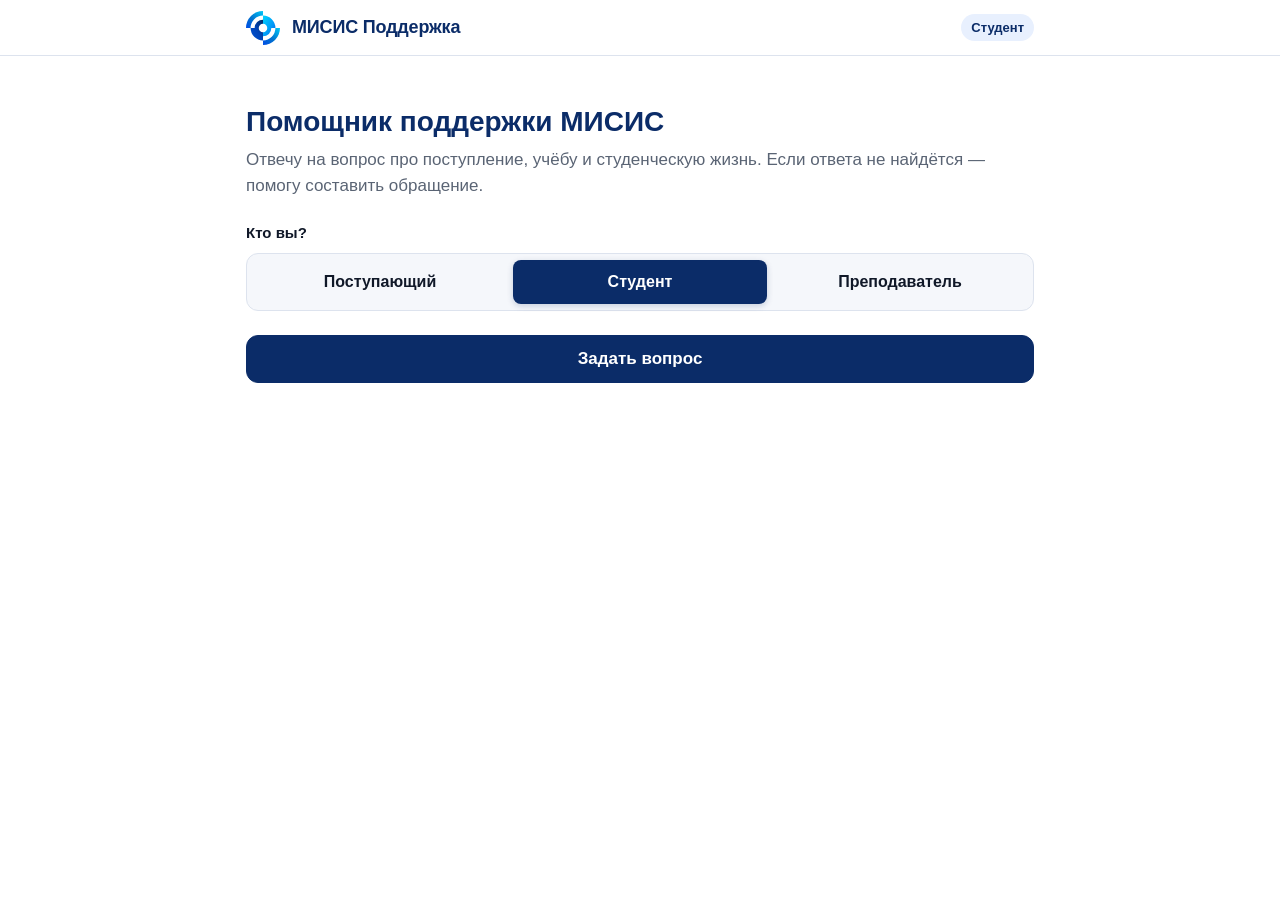
<file: team/antitaxi/materials/student-ui.html>
<!DOCTYPE html>
<html lang="ru">
<head>
  <meta charset="UTF-8">
  <meta name="viewport" content="width=device-width, initial-scale=1.0">
  <title>Помощник поддержки МИСИС</title>
  <style>
    :root {
      --bg: #ffffff;
      --surface: #f5f7fb;
      --surface-hover: #eaf0fa;
      --line: #dde3ee;
      --text: #101828;
      --text-dim: #5a6474;
      --brand: #0b2c68;
      --brand-hover: #143a82;
      --brand-light: #e8f0fe;
      --brand-cyan: #00a4e4;
      --accent: #e4002b;
      --accent-soft: #fde8eb;
      --ok: #1a7f4b;
      --ok-soft: #eaf6ef;
      --warn: #b26a00;
      --warn-soft: #fef4e6;
      --radius: 12px;
      --radius-sm: 8px;
      --gap: 16px;
      --font-stack: -apple-system, "Segoe UI", Roboto, Arial, sans-serif;
    }

    *, *::before, *::after {
      box-sizing: border-box;
      margin: 0;
      padding: 0;
    }

    body {
      background-color: var(--bg);
      color: var(--text);
      font-family: var(--font-stack);
      font-size: 17px;
      line-height: 1.5;
      -webkit-font-smoothing: antialiased;
      min-height: 100vh;
      display: flex;
      flex-direction: column;
    }

    :focus-visible {
      outline: 3px solid var(--brand-cyan) !important;
      outline-offset: 2px !important;
    }

    .app-header {
      height: 56px;
      border-bottom: 1px solid var(--line);
      background: var(--bg);
      position: sticky;
      top: 0;
      z-index: 50;
      display: flex;
      align-items: center;
    }

    .header-container {
      width: 100%;
      max-width: 820px;
      margin: 0 auto;
      padding: 0 16px;
      display: flex;
      justify-content: space-between;
      align-items: center;
      gap: 12px;
    }

    .brand-mark {
      display: flex;
      align-items: center;
      gap: 12px;
      text-decoration: none;
      color: var(--brand);
      cursor: pointer;
    }

    .brand-mark svg {
      width: 34px;
      height: 34px;
      flex-shrink: 0;
    }

    .brand-title {
      font-size: 18px;
      font-weight: 700;
      letter-spacing: -0.01em;
      color: var(--brand);
      white-space: nowrap;
    }

    .header-user-status {
      display: flex;
      align-items: center;
      gap: 8px;
      font-size: 14px;
    }

    .badge-role {
      display: inline-flex;
      align-items: center;
      padding: 4px 10px;
      background: var(--brand-light);
      color: var(--brand);
      border-radius: 999px;
      font-size: 13px;
      font-weight: 600;
      white-space: nowrap;
    }

    .badge-verified {
      display: inline-flex;
      align-items: center;
      gap: 4px;
      padding: 3px 8px;
      background: var(--ok-soft);
      color: var(--ok);
      border-radius: 999px;
      font-size: 12px;
      font-weight: 600;
      max-width: 160px;
      overflow: hidden;
      text-overflow: ellipsis;
      white-space: nowrap;
    }

    .btn-text {
      background: none;
      border: none;
      color: var(--text-dim);
      font-size: 14px;
      font-weight: 500;
      cursor: pointer;
      padding: 6px 8px;
      border-radius: var(--radius-sm);
    }
    .btn-text:hover {
      color: var(--accent);
      background: var(--surface);
    }

    .app-main {
      flex: 1;
      width: 100%;
      max-width: 820px;
      margin: 0 auto;
      padding: 24px 16px 36px;
      display: flex;
      flex-direction: column;
    }

    .screen-view {
      display: none;
      flex-direction: column;
      width: 100%;
      animation: fadeIn 120ms ease;
    }

    .screen-view.is-active {
      display: flex;
    }

    @keyframes fadeIn {
      from { opacity: 0; transform: translateY(4px); }
      to { opacity: 1; transform: translateY(0); }
    }

    h1.screen-title {
      font-size: 28px;
      font-weight: 700;
      line-height: 1.25;
      color: var(--brand);
      margin-bottom: 8px;
    }

    p.screen-desc {
      font-size: 17px;
      color: var(--text-dim);
      line-height: 1.5;
      margin-bottom: 24px;
    }

    .btn {
      display: inline-flex;
      align-items: center;
      justify-content: center;
      height: 48px;
      padding: 0 20px;
      border-radius: var(--radius);
      font-size: 17px;
      font-weight: 600;
      cursor: pointer;
      text-decoration: none;
      transition: background-color 0.15s, border-color 0.15s;
      min-width: 48px;
      border: 1px solid transparent;
      user-select: none;
    }

    .btn-primary {
      background: var(--brand);
      color: #ffffff;
      border-color: var(--brand);
    }
    .btn-primary:hover:not(:disabled) {
      background: var(--brand-hover);
    }
    .btn-primary:disabled {
      background: #a0aec0;
      border-color: #a0aec0;
      cursor: not-allowed;
      opacity: 0.8;
    }

    .btn-secondary {
      background: transparent;
      border: 1px solid var(--line);
      color: var(--brand);
    }
    .btn-secondary:hover:not(:disabled) {
      background: var(--surface);
      border-color: var(--brand);
    }

    .btn-block {
      width: 100%;
    }

    .card {
      background: var(--surface);
      border: 1px solid var(--line);
      border-radius: var(--radius);
      padding: 16px;
    }

    .form-group {
      margin-bottom: 16px;
      display: flex;
      flex-direction: column;
      gap: 6px;
    }

    .form-label {
      font-size: 15px;
      font-weight: 600;
      color: var(--text);
    }
    .form-label .req {
      color: var(--accent);
      margin-left: 2px;
    }

    .input-field {
      height: 48px;
      width: 100%;
      padding: 0 14px;
      font-size: 17px;
      font-family: inherit;
      border: 1px solid var(--line);
      border-radius: var(--radius);
      background: #ffffff;
      color: var(--text);
      transition: border-color 0.15s;
    }

    select.input-field {
      appearance: none;
      background-image: url("data:image/svg+xml,%3Csvg xmlns='http://www.w3.org/2000/svg' width='16' height='16' fill='%235a6474' viewBox='0 0 16 16'%3E%3Cpath d='M8 11.5l-5-5h10l-5 5z'/%3E%3C/svg%3E");
      background-repeat: no-repeat;
      background-position: right 14px center;
      padding-right: 36px;
    }

    .input-field:focus {
      border-color: var(--brand);
    }

    .input-hint {
      font-size: 15px;
      color: var(--text-dim);
      line-height: 1.4;
    }

    .role-slider {
      display: flex;
      background: var(--surface);
      border: 1px solid var(--line);
      padding: 6px;
      border-radius: var(--radius);
      margin-bottom: 24px;
      gap: 6px;
    }

    .role-option {
      flex: 1;
      height: 44px;
      display: flex;
      align-items: center;
      justify-content: center;
      font-size: 16px;
      font-weight: 600;
      border-radius: var(--radius-sm);
      cursor: pointer;
      color: var(--text);
      border: none;
      background: transparent;
      transition: all 0.12s ease;
      text-align: center;
      padding: 0 8px;
    }

    .role-option.is-selected {
      background: var(--brand);
      color: #ffffff;
      box-shadow: 0 2px 6px rgba(11, 44, 104, 0.2);
    }

    .chat-layout {
      display: flex;
      flex-direction: column;
      height: calc(100vh - 116px);
      min-height: 520px;
    }

    .chat-nav-tabs {
      display: flex;
      gap: 8px;
      margin-bottom: 12px;
      border-bottom: 1px solid var(--line);
      padding-bottom: 8px;
    }

    .tab-btn {
      background: none;
      border: 1px solid transparent;
      padding: 8px 14px;
      font-size: 16px;
      font-weight: 600;
      color: var(--text-dim);
      border-radius: var(--radius-sm);
      cursor: pointer;
    }

    .tab-btn.is-active {
      color: var(--brand);
      background: var(--brand-light);
      border-color: var(--line);
    }

    .chat-feed {
      flex: 1;
      overflow-y: auto;
      padding: 12px 2px;
      display: flex;
      flex-direction: column;
      gap: 16px;
      scroll-behavior: smooth;
    }

    .msg-bubble {
      max-width: 88%;
      animation: fadeIn 120ms ease;
    }

    .msg-bubble-user {
      align-self: flex-end;
      background: var(--brand);
      color: #ffffff;
      padding: 12px 18px;
      border-radius: var(--radius) var(--radius) 2px var(--radius);
      font-size: 17px;
      line-height: 1.45;
      word-break: break-word;
    }

    .msg-bubble-bot {
      align-self: flex-start;
      width: 100%;
      max-width: 95%;
      display: flex;
      flex-direction: column;
      gap: 12px;
    }

    .bot-answer-group {
      display: flex;
      flex-direction: column;
      gap: 12px;
      width: 100%;
    }

    .answer-card {
      background: var(--surface);
      border: 1px solid var(--line);
      border-radius: var(--radius);
      padding: 16px 18px;
    }

    .answer-card-header {
      font-size: 18px;
      font-weight: 700;
      color: var(--brand);
      padding-bottom: 8px;
      border-bottom: 1px solid var(--line);
      margin-bottom: 10px;
    }

    .answer-card-body {
      font-size: 17px;
      line-height: 1.5;
      color: var(--text);
      margin-bottom: 12px;
    }

    .answer-sources {
      margin-top: 10px;
      padding-top: 8px;
      border-top: 1px dashed var(--line);
      font-size: 14px;
      color: var(--text-dim);
    }

    .answer-source-link {
      display: inline-flex;
      align-items: center;
      gap: 4px;
      color: var(--brand);
      font-weight: 600;
      text-decoration: none;
      margin-top: 4px;
    }
    .answer-source-link:hover {
      text-decoration: underline;
    }

    .not-found-card {
      background: #ffffff;
      border: 1.5px dashed #cbd5e1;
      border-radius: var(--radius);
      padding: 16px 18px;
    }

    .not-found-card h4 {
      font-size: 18px;
      font-weight: 700;
      color: var(--text);
      margin-bottom: 6px;
    }

    .not-found-card p {
      font-size: 16px;
      color: var(--text-dim);
      margin-bottom: 14px;
    }

    .quick-actions-bar {
      display: flex;
      flex-wrap: wrap;
      gap: 8px;
      padding: 8px 0;
      align-items: center;
    }

    .pill-btn {
      height: 38px;
      padding: 0 14px;
      font-size: 14px;
      font-weight: 600;
      background: var(--surface);
      border: 1px solid var(--line);
      color: var(--brand);
      border-radius: 999px;
      cursor: pointer;
      display: inline-flex;
      align-items: center;
      gap: 6px;
    }
    .pill-btn:hover {
      background: var(--brand-light);
      border-color: var(--brand-cyan);
    }

    .chat-input-wrapper {
      position: relative;
      margin-top: 6px;
      display: flex;
      align-items: flex-end;
      gap: 8px;
      background: var(--surface);
      border: 1.5px solid var(--line);
      border-radius: var(--radius);
      padding: 6px 10px 6px 14px;
      transition: border-color 0.15s;
    }

    .chat-input-wrapper:focus-within {
      border-color: var(--brand);
      box-shadow: 0 0 0 2px rgba(11, 44, 104, 0.12);
    }

    .chat-textarea {
      flex: 1;
      border: none;
      background: transparent;
      outline: none;
      resize: none;
      font-family: inherit;
      font-size: 16px;
      line-height: 1.4;
      max-height: 130px;
      min-height: 36px;
      color: var(--text);
      padding: 6px 0;
    }

    .chat-send-btn {
      width: 42px;
      height: 42px;
      border-radius: var(--radius-sm);
      background: var(--brand);
      border: none;
      color: #ffffff;
      display: flex;
      align-items: center;
      justify-content: center;
      cursor: pointer;
      flex-shrink: 0;
      transition: background 0.15s;
    }
    .chat-send-btn:hover:not(:disabled) {
      background: var(--brand-hover);
    }
    .chat-send-btn:disabled {
      background: #cbd5e1;
      cursor: not-allowed;
    }

    .chat-hint-meta {
      font-size: 13px;
      color: var(--text-dim);
      padding: 4px 2px 0;
      display: flex;
      justify-content: space-between;
    }

    .typing-indicator {
      display: inline-flex;
      align-items: center;
      gap: 6px;
      padding: 10px 14px;
      background: var(--surface);
      border-radius: var(--radius);
      font-size: 14px;
      color: var(--brand);
      font-weight: 500;
      width: fit-content;
    }

    .dot-flashing {
      width: 6px;
      height: 6px;
      background-color: var(--brand);
      border-radius: 50%;
      animation: dotPulse 1s infinite alternate;
    }
    .dot-flashing:nth-child(2) { animation-delay: 0.2s; }
    .dot-flashing:nth-child(3) { animation-delay: 0.4s; }

    @keyframes dotPulse {
      0% { opacity: 0.3; transform: scale(0.8); }
      100% { opacity: 1; transform: scale(1.2); }
    }

    .schedule-container {
      background: #ffffff;
      border: 1px solid var(--line);
      border-radius: var(--radius);
      overflow: hidden;
      margin: 8px 0;
    }

    .schedule-header {
      background: var(--surface);
      padding: 10px 14px;
      border-bottom: 1px solid var(--line);
      font-size: 15px;
      font-weight: 700;
      color: var(--brand);
      display: flex;
      justify-content: space-between;
    }

    .schedule-item {
      padding: 12px 14px;
      border-bottom: 1px solid var(--line);
      display: grid;
      grid-template-columns: 80px 1fr;
      gap: 12px;
      align-items: flex-start;
    }
    .schedule-item:last-child {
      border-bottom: none;
    }

    .time-slot {
      font-size: 14px;
      font-weight: 700;
      color: var(--text);
    }
    .time-num {
      font-size: 13px;
      color: var(--text-dim);
      font-weight: 500;
    }

    .lesson-meta {
      display: flex;
      flex-direction: column;
      gap: 2px;
    }
    .lesson-title-row {
      display: flex;
      align-items: center;
      gap: 8px;
      flex-wrap: wrap;
    }
    .lesson-title {
      font-size: 16px;
      font-weight: 600;
      color: var(--text);
    }
    .badge-lesson-kind {
      font-size: 12px;
      font-weight: 700;
      padding: 2px 6px;
      border-radius: 4px;
    }
    .kind-lecture { background: #e0f2fe; color: #0369a1; }
    .kind-practice { background: #fef3c7; color: #92400e; }
    .kind-lab { background: #dcfce7; color: #166534; }
    .kind-other { background: #f1f5f9; color: #475569; }

    .lesson-sub {
      font-size: 14px;
      color: var(--text-dim);
    }

    .verify-box {
      max-width: 480px;
      margin: 20px auto 0;
      width: 100%;
    }

    .code-input-lg {
      font-size: 32px;
      letter-spacing: 12px;
      text-align: center;
      font-weight: 700;
      height: 64px;
      font-family: monospace;
      color: var(--brand);
    }

    .status-banner {
      padding: 12px 14px;
      border-radius: var(--radius);
      font-size: 15px;
      margin-top: 14px;
      display: flex;
      align-items: center;
      gap: 8px;
    }
    .status-banner.error {
      background: var(--accent-soft);
      color: var(--accent);
      border: 1px solid #fecdd3;
    }
    .status-banner.warn {
      background: var(--warn-soft);
      color: var(--warn);
      border: 1px solid #fde68a;
    }
    .status-banner.info {
      background: var(--surface);
      color: var(--text-dim);
      border: 1px solid var(--line);
    }

    .clarify-card {
      background: #ffffff;
      border: 2px solid var(--brand);
      border-radius: var(--radius);
      padding: 18px;
      margin: 8px 0;
    }

    .ticket-preview {
      background: var(--surface);
      border: 1px solid var(--line);
      border-radius: var(--radius);
      padding: 16px;
      margin-top: 12px;
    }
    .ticket-preview-row {
      margin-bottom: 10px;
    }
    .ticket-preview-label {
      font-size: 13px;
      font-weight: 700;
      text-transform: uppercase;
      letter-spacing: 0.04em;
      color: var(--text-dim);
    }
    .ticket-preview-val {
      font-size: 16px;
      color: var(--text);
      font-weight: 500;
      white-space: pre-wrap;
    }

    .success-hero {
      text-align: center;
      padding: 40px 16px;
      max-width: 580px;
      margin: 0 auto;
    }

    .ticket-num-badge {
      font-size: 38px;
      font-weight: 800;
      color: var(--brand);
      letter-spacing: 1px;
      margin: 12px 0;
      padding: 12px 24px;
      background: var(--brand-light);
      border-radius: var(--radius);
      display: inline-block;
    }

    @media (max-width: 480px) {
      .role-slider {
        flex-direction: column;
      }
      .brand-title {
        font-size: 16px;
      }
      h1.screen-title {
        font-size: 24px;
      }
      .ticket-num-badge {
        font-size: 28px;
      }
    }
  </style>
</head>
<body>

  <header class="app-header">
    <div class="header-container">
      <div class="brand-mark" id="btnLogoHome" role="button" tabindex="0" title="На главную">
        <!-- SVG reproducing the exact MISIS rebranded mark provided in prompt -->
        <svg viewBox="0 0 100 100" fill="none" xmlns="http://www.w3.org/2000/svg" aria-label="Логотип МИСИС">
          <defs>
            <!-- Top-Left Outer Arc Gradient: vibrant cyan to deep royal blue -->
            <linearGradient id="misisGradOuterTL" x1="100%" y1="0%" x2="0%" y2="100%">
              <stop offset="0%" stop-color="#00c8f8"/>
              <stop offset="55%" stop-color="#0072ce"/>
              <stop offset="100%" stop-color="#004de6"/>
            </linearGradient>
            <!-- Bottom-Right Outer Arc Gradient: deep royal blue to vibrant cyan -->
            <linearGradient id="misisGradOuterBR" x1="0%" y1="100%" x2="100%" y2="0%">
              <stop offset="0%" stop-color="#004de6"/>
              <stop offset="45%" stop-color="#0072ce"/>
              <stop offset="100%" stop-color="#00c8f8"/>
            </linearGradient>
            <!-- Cyan Portal Core Gradient -->
            <linearGradient id="misisGradCoreCyan" x1="0%" y1="0%" x2="100%" y2="100%">
              <stop offset="0%" stop-color="#00d4ff"/>
              <stop offset="60%" stop-color="#0099f7"/>
              <stop offset="100%" stop-color="#0066eb"/>
            </linearGradient>
            <!-- Blue Portal Core Gradient -->
            <linearGradient id="misisGradCoreBlue" x1="0%" y1="100%" x2="100%" y2="0%">
              <stop offset="0%" stop-color="#0052d4"/>
              <stop offset="50%" stop-color="#0044b8"/>
              <stop offset="100%" stop-color="#002b66"/>
            </linearGradient>
          </defs>

          <!-- Top-Left Outer Arc (Quadrant 2) -->
          <path d="M 50 0 A 50 50 0 0 0 0 50 L 13.5 50 A 36.5 36.5 0 0 1 50 13.5 Z" fill="url(#misisGradOuterTL)"/>

          <!-- Bottom-Right Outer Arc (Quadrant 4) -->
          <path d="M 50 100 A 50 50 0 0 0 100 50 L 86.5 50 A 36.5 36.5 0 0 1 50 86.5 Z" fill="url(#misisGradOuterBR)"/>

          <!-- Right Cyan Core (Quadrants 1 and 4 inner) -->
          <path d="M 50 13.5 A 36.5 36.5 0 0 1 86.5 50 L 74.5 50 A 24.5 24.5 0 0 1 50 74.5 L 50 62.5 A 12.5 12.5 0 0 0 50 37.5 L 50 13.5 Z" fill="url(#misisGradCoreCyan)"/>

          <!-- Left Blue Core (Quadrants 3 and 2 inner) -->
          <path d="M 50 86.5 A 36.5 36.5 0 0 1 13.5 50 L 25.5 50 A 24.5 24.5 0 0 1 50 25.5 L 50 37.5 A 12.5 12.5 0 0 0 50 62.5 L 50 86.5 Z" fill="url(#misisGradCoreBlue)"/>
        </svg>
        <span class="brand-title">МИСИС Поддержка</span>
      </div>

      <div class="header-user-status">
        <span class="badge-role" id="hdrRoleBadge">Студент</span>
        <span class="badge-verified" id="hdrVerifiedBadge" style="display:none;" title="Почта подтверждена">✓ email</span>
        <button type="button" class="btn-text" id="hdrLogoutBtn" style="display:none;">Выйти</button>
      </div>
    </div>
  </header>

  <main class="app-main">

    <!-- Screen 1: Main screen with role slider -->
    <section id="screen-main" class="screen-view is-active" aria-labelledby="mainTitle">
      <div style="padding: 24px 0 16px;">
        <h1 id="mainTitle" class="screen-title">Помощник поддержки МИСИС</h1>
        <p class="screen-desc">
          Отвечу на вопрос про поступление, учёбу и студенческую жизнь. Если ответа не найдётся — помогу составить обращение.
        </p>

        <div style="margin-bottom:10px;">
          <label class="form-label" style="margin-bottom:8px; display:block;">Кто вы?</label>
          <div class="role-slider" role="radiogroup" aria-label="Выбор роли">
            <button type="button" class="role-option" data-role="applicant" role="radio" aria-checked="false">Поступающий</button>
            <button type="button" class="role-option is-selected" data-role="student" role="radio" aria-checked="true">Студент</button>
            <button type="button" class="role-option" data-role="teacher" role="radio" aria-checked="false">Преподаватель</button>
          </div>
        </div>

        <button type="button" id="btnStartChat" class="btn btn-primary btn-block">Задать вопрос</button>
      </div>
    </section>

    <!-- Screen 2: Chat screen with feed and input -->
    <section id="screen-chat" class="screen-view" aria-label="Чат с поддержкой">
      <div class="chat-layout">
        <nav class="chat-nav-tabs" aria-label="Режимы">
          <button type="button" class="tab-btn is-active" id="tabAskBtn">Задать вопрос</button>
          <button type="button" class="tab-btn" id="tabTicketBtn">Создать обращение</button>
        </nav>

        <div class="chat-feed" id="chatFeed" role="log" aria-live="polite"></div>

        <!-- Quick suggestion buttons for current role -->
        <div class="quick-actions-bar" id="roleSuggestionsBar" aria-label="Быстрые вопросы"></div>

        <!-- Quick actions row for verified student/teacher -->
        <div class="quick-actions-bar" id="scheduleQuickBar" style="display:none;">
          <button type="button" class="pill-btn" id="btnSchedToday">📅 Расписание на сегодня</button>
          <button type="button" class="pill-btn" id="btnSchedTomorrow">📅 На завтра</button>
          <label class="pill-btn" style="position:relative; cursor:pointer;">
            <span>🗓️ Выбрать день</span>
            <input type="date" id="dateSchedPicker" style="position:absolute; opacity:0; width:100%; left:0; top:0; height:100%; cursor:pointer;">
          </label>
        </div>

        <form id="chatForm" onsubmit="return false;" style="margin-top:auto;">
          <div class="chat-input-wrapper">
            <textarea id="chatInput" class="chat-textarea" placeholder="Ваш вопрос своими словами..." rows="1" aria-label="Сообщение"></textarea>
            <button type="button" id="chatSendBtn" class="chat-send-btn" aria-label="Отправить вопрос" disabled>
              <svg width="20" height="20" viewBox="0 0 24 24" fill="none" stroke="currentColor" stroke-width="2.2" stroke-linecap="round" stroke-linejoin="round">
                <line x1="22" y1="2" x2="11" y2="13"></line>
                <polygon points="22 2 15 22 11 13 2 9 22 2"></polygon>
              </svg>
            </button>
          </div>
          <div class="chat-hint-meta">
            <span>Enter — отправить, Shift+Enter — перенос строки</span>
          </div>
        </form>
      </div>
    </section>

    <!-- Screen 3: Email input with role-aware labels and hints -->
    <section id="screen-verify-email" class="screen-view" aria-labelledby="verifyEmailTitle">
      <div class="verify-box">
        <h1 id="verifyEmailTitle" class="screen-title">Подтверждение почты</h1>
        <p class="screen-desc">
          Чтобы создать официальное обращение и получить ответ от сотрудников университета, подтвердите ваш почтовый адрес.
        </p>

        <form id="emailForm" onsubmit="return false;">
          <div class="form-group">
            <label for="inputEmail" class="form-label" id="emailFieldLabel">Адрес электронной почты <span class="req">*</span></label>
            <input type="email" id="inputEmail" class="input-field" placeholder="ivanov@edu.misis.ru" required>
            <div class="input-hint" id="emailHintText">
              Студентам и преподавателям — корпоративная почта @edu.misis.ru или @misis.ru, поступающим — любая личная.
            </div>
          </div>

          <button type="submit" id="btnSendCode" class="btn btn-primary btn-block">Получить код</button>
          <button type="button" class="btn btn-secondary btn-block" style="margin-top:8px;" id="btnCancelVerify">Вернуться в чат</button>
        </form>
      </div>
    </section>

    <!-- Screen 4: 6-digit verification code screen -->
    <section id="screen-verify-code" class="screen-view" aria-labelledby="verifyCodeTitle">
      <div class="verify-box">
        <h1 id="verifyCodeTitle" class="screen-title">Введите код</h1>
        <p class="screen-desc">
          Мы отправили 6-значный код на <strong id="verifyCodeTargetEmail">user@misis.ru</strong>.
        </p>

        <form id="codeForm" onsubmit="return false;">
          <div class="form-group">
            <input type="text" id="inputVerifyCode" class="input-field code-input-lg" inputmode="numeric" maxlength="6" placeholder="000000" autocomplete="one-time-code" required>
          </div>

          <div id="codeStatusBox" class="status-banner info" style="display:none;"></div>

          <button type="submit" id="btnSubmitCode" class="btn btn-primary btn-block" style="margin-top:16px;">Подтвердить код</button>
          <button type="button" id="btnResendCode" class="btn btn-secondary btn-block" style="margin-top:8px;" disabled>
            Отправить код повторно <span id="codeTimerText">(0:45)</span>
          </button>
        </form>
      </div>
    </section>

    <!-- Screen 5: Dynamic Profile screen -->
    <section id="screen-profile" class="screen-view" aria-labelledby="profileTitle">
      <div class="verify-box" style="max-width:540px;">
        <h1 id="profileTitle" class="screen-title">Расскажите о себе</h1>
        <p class="screen-desc">Спрошу один раз — это нужно, чтобы показывать ваше точное расписание и адресовать вопросы в деканат.</p>

        <form id="profileForm" onsubmit="return false;">
          <div id="profileDynamicFields"></div>

          <button type="submit" id="btnSaveProfile" class="btn btn-primary btn-block" style="margin-top:16px;">Сохранить и продолжить</button>
          
          <div style="margin-top:12px; text-align:center;">
            <button type="button" id="btnSkipProfile" class="btn-text">Пропустить</button>
            <p style="font-size:13px; color:var(--text-dim); margin-top:4px;">
              Если пропустить, функции расписания и автозаполнения будут недоступны.
            </p>
          </div>
        </form>
      </div>
    </section>

    <!-- Screen 6: Clarifications & Ticket Preview -->
    <section id="screen-ticket-preview" class="screen-view" aria-labelledby="ticketDraftTitle">
      <div style="max-width:680px; margin:0 auto; width:100%;">
        <h1 id="ticketDraftTitle" class="screen-title">Оформление обращения</h1>
        <p class="screen-desc">Проверьте данные перед отправкой. Запрос будет направлен профильному сотруднику МИСИС.</p>

        <div id="clarifyQuestionsBlock" class="clarify-card" style="display:none;">
          <h3 style="font-size:18px; margin-bottom:8px; color:var(--brand);">Чтобы оформить обращение, уточните:</h3>
          <div id="clarifyInputsContainer"></div>
          <button type="button" id="btnSubmitClarifications" class="btn btn-primary" style="margin-top:12px;">Продолжить</button>
        </div>

        <div id="ticketReadyBlock" class="card" style="display:none;">
          <h3 style="font-size:20px; font-weight:700; color:var(--brand); margin-bottom:12px;">Предпросмотр обращения</h3>
          
          <div class="ticket-preview">
            <div class="ticket-preview-row">
              <div class="ticket-preview-label">Тема</div>
              <div class="ticket-preview-val" id="previewSubject">—</div>
            </div>
            <div class="ticket-preview-row">
              <div class="ticket-preview-label">От кого</div>
              <div class="ticket-preview-val" id="previewSender">—</div>
            </div>
            <div class="ticket-preview-row">
              <div class="ticket-preview-label">Текст обращения</div>
              <div class="ticket-preview-val" id="previewText" style="background:#fff; padding:12px; border-radius:8px; border:1px solid var(--line); margin-top:4px;">—</div>
            </div>
          </div>

          <div style="display:flex; gap:12px; margin-top:16px;">
            <button type="button" id="btnConfirmSendTicket" class="btn btn-primary" style="flex:1;">Отправить обращение</button>
            <button type="button" id="btnEditTicket" class="btn btn-secondary">Исправить</button>
          </div>
        </div>
      </div>
    </section>

    <!-- Screen 7: Ticket Sent confirmation -->
    <section id="screen-ticket-sent" class="screen-view" aria-labelledby="sentTitle">
      <div class="success-hero">
        <div style="width:64px; height:64px; border-radius:50%; background:var(--ok-soft); color:var(--ok); display:flex; align-items:center; justify-content:center; margin:0 auto 16px; font-size:32px;">
          ✓
        </div>
        <h1 id="sentTitle" class="screen-title">Обращение отправлено</h1>
        <p class="screen-desc" style="margin-bottom:8px;">Ваш вопрос зарегистрирован в службе поддержки университета.</p>

        <div>
          <div style="font-size:14px; color:var(--text-dim); text-transform:uppercase; letter-spacing:0.05em; font-weight:700;">Номер обращения</div>
          <div class="ticket-num-badge" id="sentTicketId">MISIS-T-84920</div>
        </div>

        <div class="card" style="text-align:left; margin:20px 0;">
          <div style="font-size:15px; margin-bottom:6px;"><strong>Куда направлено:</strong> <span id="sentTargetDept">Единый деканат МИСИС</span></div>
          <div style="font-size:15px; margin-bottom:6px;"><strong>Что дальше:</strong> Ответ придёт на почту <span id="sentTargetEmail" style="color:var(--brand); font-weight:600;">user@edu.misis.ru</span>. Стандартный срок ответа — 1 рабочий день.</div>
        </div>

        <button type="button" id="btnBackToChatAfterSent" class="btn btn-primary btn-block">Задать ещё вопрос</button>
      </div>
    </section>

  </main>

  <template id="tpl-user-msg">
    <div class="msg-bubble msg-bubble-user">
      <div class="user-text"></div>
    </div>
  </template>

  <template id="tpl-bot-container">
    <div class="msg-bubble msg-bubble-bot">
      <div class="bot-answer-group"></div>
    </div>
  </template>

  <template id="tpl-answer-card">
    <div class="answer-card">
      <h3 class="answer-card-header"></h3>
      <div class="answer-card-body"></div>
      <div class="answer-sources">
        <span>Источники:</span>
      </div>
    </div>
  </template>

  <template id="tpl-notfound-card">
    <div class="not-found-card">
      <h4 class="not-found-title">Вопрос</h4>
      <p>Точного ответа в базе не нашёл.</p>
      <button type="button" class="btn btn-primary btn-create-ticket-trigger" style="height:40px; font-size:15px; padding:0 14px;">
        Создать обращение
      </button>
    </div>
  </template>

  <template id="tpl-error-msg">
    <div class="card" style="border-color:var(--accent); background:var(--accent-soft); width:100%;">
      <div style="color:var(--accent); font-weight:700; margin-bottom:4px;" class="err-title">Не удалось связаться с помощником</div>
      <div style="font-size:15px; color:var(--text); margin-bottom:8px;" class="err-desc">Проверьте соединение или повторите отправку.</div>
      <button type="button" class="btn btn-secondary btn-retry-send" style="height:36px; font-size:14px; background:#fff;">Повторить</button>
    </div>
  </template>

  <template id="tpl-schedule-card">
    <div class="schedule-container">
      <div class="schedule-header">
        <span class="sched-date-title">Понедельник, 14 сентября</span>
        <span class="sched-week-title">верхняя неделя</span>
      </div>
      <div class="schedule-lessons-list"></div>
    </div>
  </template>

  <template id="tpl-schedule-item">
    <div class="schedule-item">
      <div class="time-slot">
        <div class="time-hours">10:50–12:25</div>
        <div class="time-num">2 пара</div>
      </div>
      <div class="lesson-meta">
        <div class="lesson-title-row">
          <span class="lesson-title">Название дисциплины</span>
          <span class="badge-lesson-kind">лекция</span>
        </div>
        <div class="lesson-sub">
          <span class="teacher-name">Иванов И. И.</span> · <span class="room-num">Б-402</span>
        </div>
      </div>
    </div>
  </template>

  <script>
    window.USE_MOCK = true;
    window.MOCK_CASE = 'two_questions';

    const ROLES = {
      applicant: 'Поступающий',
      student: 'Студент',
      teacher: 'Преподаватель'
    };

    const ROLE_GREETINGS = {
      applicant: 'Здравствуйте! Спросите про поступление: сроки, документы, баллы, общежитие.',
      student: 'Привет! Расписание, сессия, стипендия, справки, общежитие — готов ответить на любой вопрос.',
      teacher: 'Здравствуйте! Проконсультирую по доступам к системам, расписанию аудиторий и оформлению документов.'
    };

    const ROLE_SUGGESTIONS = {
      applicant: [
        { label: 'Сроки', query: 'Сроки подачи документов' },
        { label: 'Документы', query: 'Необходимые документы для поступления' },
        { label: 'Баллы', query: 'Минимальные и проходные баллы' },
        { label: 'Общежитие', query: 'Предоставление общежития поступающим' }
      ],
      student: [
        { label: 'Расписание', query: 'Расписание занятий' },
        { label: 'Сессия', query: 'Сроки и правила сдачи сессии' },
        { label: 'Стипендия', query: 'Стипендии и сроки выплат' },
        { label: 'Справки', query: 'Как заказать справку об обучении' },
        { label: 'Общежитие', query: 'Проживание в общежитии и оплата' }
      ],
      teacher: [
        { label: 'Доступы к системам', query: 'Доступы к корпоративным системам и сервисам' },
        { label: 'Расписание аудиторий', query: 'Расписание занятий и бронирование аудиторий' },
        { label: 'Оформление документов', query: 'Оформление служебных записок и документов' }
      ]
    };

    const state = {
      role: localStorage.getItem('misis_role') || 'student',
      userEmail: localStorage.getItem('misis_email') || null,
      isEmailVerified: localStorage.getItem('misis_verified') === 'true',
      profile: JSON.parse(localStorage.getItem('misis_profile') || 'null'),
      lastFailedMessage: '',
      currentTicketDraft: null,
      resendTimerId: null,
      codeSecondsLeft: 0,
      codeAttemptsLeft: 3,
      finalTicketData: null
    };

    const screens = {
      main: document.getElementById('screen-main'),
      chat: document.getElementById('screen-chat'),
      verifyEmail: document.getElementById('screen-verify-email'),
      verifyCode: document.getElementById('screen-verify-code'),
      profile: document.getElementById('screen-profile'),
      ticketPreview: document.getElementById('screen-ticket-preview'),
      ticketSent: document.getElementById('screen-ticket-sent')
    };

    const hdrRoleBadge = document.getElementById('hdrRoleBadge');
    const hdrVerifiedBadge = document.getElementById('hdrVerifiedBadge');
    const hdrLogoutBtn = document.getElementById('hdrLogoutBtn');
    const btnLogoHome = document.getElementById('btnLogoHome');

    const roleSliderButtons = document.querySelectorAll('.role-option');
    const btnStartChat = document.getElementById('btnStartChat');

    const chatFeed = document.getElementById('chatFeed');
    const chatInput = document.getElementById('chatInput');
    const chatSendBtn = document.getElementById('chatSendBtn');
    const tabAskBtn = document.getElementById('tabAskBtn');
    const tabTicketBtn = document.getElementById('tabTicketBtn');
    const scheduleQuickBar = document.getElementById('scheduleQuickBar');

    const emailForm = document.getElementById('emailForm');
    const inputEmail = document.getElementById('inputEmail');
    const emailHintText = document.getElementById('emailHintText');
    const btnCancelVerify = document.getElementById('btnCancelVerify');

    const codeForm = document.getElementById('codeForm');
    const inputVerifyCode = document.getElementById('inputVerifyCode');
    const codeStatusBox = document.getElementById('codeStatusBox');
    const btnResendCode = document.getElementById('btnResendCode');
    const codeTimerText = document.getElementById('codeTimerText');
    const verifyCodeTargetEmail = document.getElementById('verifyCodeTargetEmail');

    const profileDynamicFields = document.getElementById('profileDynamicFields');
    const btnSkipProfile = document.getElementById('btnSkipProfile');
    const profileForm = document.getElementById('profileForm');

    function showScreen(name) {
      Object.keys(screens).forEach(key => {
        if (screens[key]) {
          screens[key].classList.toggle('is-active', key === name);
        }
      });
      window.scrollTo(0, 0);
      updateHeaderUI();

      if (name === 'verifyEmail') {
        updateEmailScreenForRole();
      }
    }

    function updateEmailScreenForRole() {
      if (state.role === 'applicant') {
        inputEmail.placeholder = 'Введите почту';
        emailHintText.style.display = 'none';
      } else {
        inputEmail.placeholder = 'ivanov@edu.misis.ru';
        emailHintText.style.display = 'block';
      }
    }

    function updateHeaderUI() {
      hdrRoleBadge.textContent = ROLES[state.role];
      if (state.isEmailVerified && state.userEmail) {
        hdrVerifiedBadge.style.display = 'inline-flex';
        hdrVerifiedBadge.textContent = `✓ ${state.userEmail}`;
        hdrLogoutBtn.style.display = 'inline-block';
      } else {
        hdrVerifiedBadge.style.display = 'none';
        hdrLogoutBtn.style.display = 'none';
      }

      const isQualifiedForSchedule = state.isEmailVerified && (state.role === 'student' || state.role === 'teacher') && (state.profile && (state.profile.group || state.profile.department));
      scheduleQuickBar.style.display = isQualifiedForSchedule ? 'flex' : 'none';
    }

    async function api(endpoint, options = {}) {
      if (window.USE_MOCK) {
        await new Promise(r => setTimeout(r, 650));
        return mockApi(endpoint, options);
      }
      const res = await fetch(endpoint, options);
      if (!res.ok) {
        const errData = await res.json().catch(() => ({}));
        const err = new Error(errData.message || 'Ошибка сервера');
        err.status = res.status;
        err.data = errData;
        throw err;
      }
      return res.json();
    }

    function mockApi(endpoint, options) {
      const scenario = window.MOCK_CASE;
      const body = options.body ? JSON.parse(options.body) : {};

      if (scenario === 'server_error' && endpoint.includes('/api/ask')) {
        const err = new Error('Внутренняя ошибка сервиса классификации');
        err.status = 500;
        err.data = { request_id: 'REQ-99201-ERR' };
        throw err;
      }

      if (endpoint === '/api/ask') {
        if (scenario === 'all_answered') {
          return {
            questions: [
              {
                query: 'Сроки подачи документов на бюджет',
                answer: {
                  summary: 'Приём документов на бакалавриат и специалитет начинается 20 июня 2026 года и завершается 25 июля для поступающих по результатам ЕГЭ.',
                  sources: [{ title: 'Приёмная кампания МИСИС 2026', url: 'https://misis.ru/applicants/' }]
                },
                suggest_ticket: false
              }
            ]
          };
        }

        if (scenario === 'nothing_found') {
          return {
            questions: [
              {
                query: body.text || 'Вопрос заявителя',
                answer: null,
                suggest_ticket: true
              }
            ]
          };
        }

        const lower = (body.text || '').toLowerCase();

        if (lower.includes('стипенди')) {
          return {
            questions: [
              {
                query: 'Стипендии и порядок выплат',
                answer: {
                  summary: 'Государственная академическая стипендия выплачивается студентам очной бюджетной формы обучения, сдавшим сессию без троек. Выплаты производятся ежемесячно с 25 по 28 число.',
                  sources: [{ title: 'Стипендиальное обеспечение МИСИС', url: 'https://misis.ru/students/scholarships/' }]
                },
                suggest_ticket: false
              }
            ]
          };
        }

        if (lower.includes('сесси')) {
          return {
            questions: [
              {
                query: 'Сроки и правила прохождения сессии',
                answer: {
                  summary: 'Зимняя зачётно-экзаменационная сессия проходит в январе, летняя — в июне. Индивидуальный график сдачи экзаменов доступен в личном кабинете студента.',
                  sources: [{ title: 'Учебный процесс и сессии', url: 'https://misis.ru/students/education/' }]
                },
                suggest_ticket: false
              }
            ]
          };
        }

        if (lower.includes('справк')) {
          return {
            questions: [
              {
                query: 'Заказ справок об обучении',
                answer: {
                  summary: 'Справку об обучении с электронной подписью можно заказать онлайн через Личный кабинет студента или очно в Едином деканате (корпус Б). Срок готовности — от 1 до 3 рабочих дней.',
                  sources: [{ title: 'Единый деканат МИСИС', url: 'https://misis.ru/students/decanat/' }]
                },
                suggest_ticket: false
              }
            ]
          };
        }

        if (lower.includes('общежит')) {
          return {
            questions: [
              {
                query: 'Предоставление и проживание в общежитии',
                answer: {
                  summary: 'Места в студгородках («Металлург», «Горняк», «Дом-коммуна») распределяются в соответствии с рейтингом и нормативными актами. Для заселения требуются паспорт, справка 086/у и флюорография.',
                  sources: [{ title: 'Студенческий городок МИСИС', url: 'https://misis.ru/students/campus/' }]
                },
                suggest_ticket: false
              }
            ]
          };
        }

        if (lower.includes('систем') || lower.includes('доступ')) {
          return {
            questions: [
              {
                query: 'Доступы к корпоративным системам МИСИС',
                answer: {
                  summary: 'Учётные данные единой авторизации (SSO) активируются Управлением информационных технологий. Доступ к LMS Canvas, ЭИОС и корпоративной почте @misis.ru выдаётся при трудоустройстве.',
                  sources: [{ title: 'ИТ-сервисы и поддержка МИСИС', url: 'https://misis.ru/university/it/' }]
                },
                suggest_ticket: false
              }
            ]
          };
        }

        if (lower.includes('аудитор')) {
          return {
            questions: [
              {
                query: 'Расписание аудиторий и бронирование',
                answer: {
                  summary: 'Занятость аудиторий отображается в сервисе расписания. Внеучебное бронирование аудиторий и лабораторий согласуется через служебную записку в диспетчерскую учебного управления.',
                  sources: [{ title: 'Диспетчерская служба расписания', url: 'https://misis.ru/university/schedule/' }]
                },
                suggest_ticket: false
              }
            ]
          };
        }

        if (lower.includes('оформлен') && lower.includes('документ')) {
          return {
            questions: [
              {
                query: 'Оформление документов и служебных записок',
                answer: {
                  summary: 'Шаблоны бланков, заявлений и служебных записок размещены в корпоративной системе Directum и на внутреннем портале. Подписание служебных записок происходит в электронном виде.',
                  sources: [{ title: 'Электронный документооборот МИСИС', url: 'https://misis.ru/university/edo/' }]
                },
                suggest_ticket: false
              }
            ]
          };
        }

        // Mixed case: answer + not found
        return {
          questions: [
            {
              query: body.text || 'Сроки подачи документов',
              answer: {
                summary: 'Приём документов на бакалавриат и специалитет начинается 20 июня 2026 года и завершается 25 июля для поступающих по результатам ЕГЭ.',
                sources: [{ title: 'Приёмная кампания МИСИС 2026', url: 'https://misis.ru/applicants/' }]
              },
              suggest_ticket: false
            },
            {
              query: 'Нужен ли оригинал аттестата сразу при подаче заявления?',
              answer: null,
              suggest_ticket: true
            }
          ]
        };
      }

      if (endpoint === '/api/auth/send-code') {
        if (scenario === 'rate_limited') {
          const err = new Error('Слишком много запросов');
          err.status = 429;
          err.data = { retry_after_sec: 30 };
          throw err;
        }
        return { success: true, resend_after_sec: 45 };
      }

      if (endpoint === '/api/auth/verify-code') {
        if (scenario === 'wrong_code') {
          const err = new Error('Неверный код');
          err.data = { error: 'invalid_code', attempts_left: 2 };
          throw err;
        }
        if (scenario === 'expired_code') {
          const err = new Error('Код истёк');
          err.data = { error: 'code_expired' };
          throw err;
        }
        return { success: true, profile_filled: false };
      }

      if (endpoint.startsWith('/api/profile/fields')) {
        if (state.role === 'applicant') return { fields: [] };
        if (state.role === 'student') {
          return {
            fields: [
              { id: 'institute', label: 'Институт', type: 'select', required: true, options: ['ИТКН', 'ЭКОТЕХ', 'ИМКЭ', 'ИНМиН', 'МИНГЕО'] },
              { id: 'group', label: 'Учебная группа', type: 'select', required: true, options: ['БПИ-23-1', 'БПИ-23-2', 'БИВТ-23-1', 'БПМ-23-1'] },
              { id: 'subgroup', label: 'Подгруппа', type: 'text', required: false }
            ]
          };
        }
        if (state.role === 'teacher') {
          return {
            fields: [
              { id: 'department', label: 'Кафедра', type: 'text', required: true },
              { id: 'fio', label: 'Фамилия и инициалы', type: 'text', required: true }
            ]
          };
        }
        return { fields: [] };
      }

      if (endpoint === '/api/profile/save') {
        return { success: true };
      }

      if (endpoint.startsWith('/api/schedule')) {
        if (scenario === 'empty_schedule') {
          return {
            date_label: 'Воскресенье, 13 сентября',
            week: '',
            lessons: []
          };
        }
        return {
          date_label: 'Понедельник, 14 сентября',
          week: 'верхняя неделя',
          lessons: [
            {
              number: 2,
              time: '10:50–12:25',
              discipline: 'Введение в специальность',
              kind: 'lab',
              teacher: 'Неворошкин В. А.',
              room: 'Л-812-УВЦ'
            },
            {
              number: 3,
              time: '12:40–14:15',
              discipline: 'Математика',
              kind: 'practice',
              teacher: 'Ким-Тян Л. Р.',
              room: 'Л-629'
            },
            {
              number: 4,
              time: '14:30–16:05',
              discipline: 'Физическая культура и спорт',
              kind: 'other',
              teacher: '',
              room: 'Спорткомплекс МИСИС'
            }
          ]
        };
      }

      if (endpoint === '/api/ticket/draft') {
        if (!body.clarified && state.role === 'applicant') {
          return {
            ready: false,
            missing_fields: [
              { id: 'direction', label: 'На какое направление подаёте документы?' }
            ]
          };
        }
        return {
          ready: true,
          subject: `Обращение: вопрос по теме "${body.topic || 'Учебный процесс'}"`,
          sender: state.userEmail || 'ivanov@edu.misis.ru',
          body_preview: `Здравствуйте! Прошу помочь с решением вопроса.\n\nТематика: ${body.topic || 'Уточнение информации'}\nНаправление/Группа: ${body.direction || (state.profile ? state.profile.group : 'Не указана')}\nЗаявитель: ${state.userEmail}\nРоль: ${ROLES[state.role]}`
        };
      }

      if (endpoint === '/api/ticket/send') {
        return {
          success: true,
          ticket_id: 'MISIS-T-' + Math.floor(10000 + Math.random() * 90000),
          sent_to: 'Единый деканат МИСИС',
          client_email: state.userEmail || 'user@edu.misis.ru'
        };
      }

      return { status: 'ok' };
    }

    function setRole(newRole) {
      state.role = newRole;
      localStorage.setItem('misis_role', newRole);
      roleSliderButtons.forEach(btn => {
        const isCur = btn.getAttribute('data-role') === newRole;
        btn.classList.toggle('is-selected', isCur);
        btn.setAttribute('aria-checked', isCur ? 'true' : 'false');
      });
      updateHeaderUI();
      updateEmailScreenForRole();
      renderRoleSuggestions();
    }

    function renderRoleSuggestions() {
      const container = document.getElementById('roleSuggestionsBar');
      if (!container) return;
      container.innerHTML = '';

      const suggestions = ROLE_SUGGESTIONS[state.role] || [];
      suggestions.forEach(item => {
        const btn = document.createElement('button');
        btn.type = 'button';
        btn.className = 'pill-btn';
        btn.textContent = item.label;
        btn.setAttribute('title', item.query);
        btn.addEventListener('click', () => {
          chatInput.value = item.query;
          submitChatMessage();
        });
        container.appendChild(btn);
      });
    }

    roleSliderButtons.forEach(btn => {
      btn.addEventListener('click', () => {
        setRole(btn.getAttribute('data-role'));
      });
    });

    btnStartChat.addEventListener('click', () => {
      showScreen('chat');
      ensureInitialGreeting();
    });

    btnLogoHome.addEventListener('click', () => {
      showScreen('main');
    });

    btnLogoHome.addEventListener('keydown', (e) => {
      if (e.key === 'Enter' || e.key === ' ') {
        e.preventDefault();
        showScreen('main');
      }
    });

    hdrLogoutBtn.addEventListener('click', () => {
      state.isEmailVerified = false;
      state.userEmail = null;
      state.profile = null;
      localStorage.removeItem('misis_email');
      localStorage.removeItem('misis_verified');
      localStorage.removeItem('misis_profile');
      updateHeaderUI();
      addBotTextBubble('Вы вышли из подтверждённого аккаунта. Обращения можно создавать после повторного подтверждения почты.');
    });

    function ensureInitialGreeting() {
      if (chatFeed.children.length === 0) {
        addBotTextBubble(ROLE_GREETINGS[state.role]);
      }
    }

    function addBotTextBubble(text) {
      const group = document.createElement('div');
      group.className = 'msg-bubble msg-bubble-bot';
      const card = document.createElement('div');
      card.className = 'answer-card';
      card.style.borderLeft = '4px solid var(--brand)';
      card.innerHTML = `<div class="answer-card-body" style="margin-bottom:0;">${escapeHtml(text)}</div>`;
      group.appendChild(card);
      chatFeed.appendChild(group);
      scrollChatToBottom();
    }

    function addUserBubble(text) {
      const tpl = document.getElementById('tpl-user-msg');
      const node = tpl.content.cloneNode(true);
      node.querySelector('.user-text').textContent = text;
      chatFeed.appendChild(node);
      scrollChatToBottom();
    }

    function showTypingIndicator() {
      const div = document.createElement('div');
      div.id = 'chatTypingNode';
      div.className = 'typing-indicator';
      div.innerHTML = `
        <span class="dot-flashing"></span>
        <span class="dot-flashing"></span>
        <span class="dot-flashing"></span>
        <span style="margin-left:4px;">Разбираю обращение…</span>
      `;
      chatFeed.appendChild(div);
      scrollChatToBottom();
    }

    function hideTypingIndicator() {
      const node = document.getElementById('chatTypingNode');
      if (node) node.remove();
    }

    function scrollChatToBottom() {
      chatFeed.scrollTop = chatFeed.scrollHeight;
    }

    function escapeHtml(str) {
      if (!str) return '';
      return String(str)
        .replace(/&/g, '&amp;')
        .replace(/</g, '&lt;')
        .replace(/>/g, '&gt;')
        .replace(/"/g, '&quot;');
    }

    function renderBotQuestionsResponse(questionsList) {
      const containerTpl = document.getElementById('tpl-bot-container');
      const container = containerTpl.content.cloneNode(true);
      const groupEl = container.querySelector('.bot-answer-group');

      const ansTpl = document.getElementById('tpl-answer-card');
      const notFoundTpl = document.getElementById('tpl-notfound-card');

      questionsList.forEach(item => {
        if (item.answer) {
          const cardNode = ansTpl.content.cloneNode(true);
          cardNode.querySelector('.answer-card-header').textContent = item.query;
          cardNode.querySelector('.answer-card-body').textContent = item.answer.summary;

          const sourcesBox = cardNode.querySelector('.answer-sources');
          (item.answer.sources || []).forEach(src => {
            const a = document.createElement('a');
            a.className = 'answer-source-link';
            a.target = '_blank';
            a.rel = 'noopener';
            a.href = src.url;
            a.innerHTML = `→ <span>${escapeHtml(src.title)}</span> ↗`;
            sourcesBox.appendChild(document.createElement('br'));
            sourcesBox.appendChild(a);
          });
          groupEl.appendChild(cardNode);
        } else {
          const nfNode = notFoundTpl.content.cloneNode(true);
          nfNode.querySelector('.not-found-title').textContent = item.query;
          const btnTicket = nfNode.querySelector('.btn-create-ticket-trigger');
          btnTicket.addEventListener('click', () => {
            startTicketFlow(item.query);
          });
          groupEl.appendChild(nfNode);
        }
      });

      chatFeed.appendChild(container);
      scrollChatToBottom();
    }

    function renderErrorMessage(errorText, onRetry) {
      const tpl = document.getElementById('tpl-error-msg');
      const node = tpl.content.cloneNode(true);
      node.querySelector('.err-desc').textContent = errorText;
      node.querySelector('.btn-retry-send').addEventListener('click', () => {
        if (onRetry) onRetry();
      });
      chatFeed.appendChild(node);
      scrollChatToBottom();
    }

    chatInput.addEventListener('input', () => {
      chatInput.style.height = 'auto';
      chatInput.style.height = Math.min(chatInput.scrollHeight, 120) + 'px';
      chatSendBtn.disabled = chatInput.value.trim().length === 0;
    });

    chatInput.addEventListener('keydown', (e) => {
      if (e.key === 'Enter' && !e.shiftKey) {
        e.preventDefault();
        submitChatMessage();
      }
    });

    chatSendBtn.addEventListener('click', submitChatMessage);

    async function submitChatMessage() {
      const text = chatInput.value.trim();
      if (!text) return;

      addUserBubble(text);
      state.lastFailedMessage = text;
      chatInput.value = '';
      chatInput.style.height = 'auto';
      chatSendBtn.disabled = true;

      showTypingIndicator();

      try {
        const response = await api('/api/ask', {
          method: 'POST',
          headers: { 'Content-Type': 'application/json' },
          body: JSON.stringify({ text, role: state.role })
        });
        hideTypingIndicator();
        state.lastFailedMessage = '';
        renderBotQuestionsResponse(response.questions || []);
      } catch (err) {
        hideTypingIndicator();
        let errMsg = 'Не удалось связаться с помощником.';
        if (err.data && err.data.request_id) {
          errMsg += ` (Идентификатор: ${err.data.request_id})`;
        }
        renderErrorMessage(errMsg, () => {
          chatInput.value = state.lastFailedMessage;
          chatInput.focus();
          submitChatMessage();
        });
      }
    }

    tabAskBtn.addEventListener('click', () => {
      tabAskBtn.classList.add('is-active');
      tabTicketBtn.classList.remove('is-active');
      showScreen('chat');
    });

    tabTicketBtn.addEventListener('click', () => {
      tabTicketBtn.classList.add('is-active');
      tabAskBtn.classList.remove('is-active');
      startTicketFlow('Запрос в службу поддержки');
    });

    function startTicketFlow(topicTitle) {
      state.currentTicketDraft = { topic: topicTitle || 'Вопрос пользователя' };
      if (!state.isEmailVerified) {
        showScreen('verifyEmail');
      } else {
        processTicketDraft();
      }
    }

    btnCancelVerify.addEventListener('click', () => {
      showScreen('chat');
    });

    emailForm.addEventListener('submit', async () => {
      const email = inputEmail.value.trim();
      if (!email) return;

      const btn = document.getElementById('btnSendCode');
      btn.disabled = true;
      btn.textContent = 'Отправка...';

      try {
        const res = await api('/api/auth/send-code', {
          method: 'POST',
          headers: { 'Content-Type': 'application/json' },
          body: JSON.stringify({ email, role: state.role })
        });
        state.userEmail = email;
        verifyCodeTargetEmail.textContent = email;
        showScreen('verifyCode');
        initCodeTimer(res.resend_after_sec || 45);
        state.codeAttemptsLeft = 3;
        hideCodeStatus();
      } catch (err) {
        if (err.status === 429) {
          showScreen('verifyCode');
          state.userEmail = email;
          verifyCodeTargetEmail.textContent = email;
          const waitSec = (err.data && err.data.retry_after_sec) || 45;
          initCodeTimer(waitSec);
          showCodeStatus(`Слишком часто. Повторите через ${waitSec} секунд.`, 'warn');
        } else {
          showCodeStatus('Ошибка при отправке: ' + err.message, 'error');
        }
      } finally {
        btn.disabled = false;
        btn.textContent = 'Получить код';
      }
    });

    function initCodeTimer(seconds) {
      state.codeSecondsLeft = seconds;
      clearInterval(state.resendTimerId);
      btnResendCode.disabled = true;
      updateTimerLabel();

      state.resendTimerId = setInterval(() => {
        state.codeSecondsLeft--;
        updateTimerLabel();
        if (state.codeSecondsLeft <= 0) {
          clearInterval(state.resendTimerId);
          btnResendCode.disabled = false;
          codeTimerText.textContent = '';
        }
      }, 1000);
    }

    function updateTimerLabel() {
      if (state.codeSecondsLeft > 0) {
        const m = Math.floor(state.codeSecondsLeft / 60);
        const s = state.codeSecondsLeft % 60;
        codeTimerText.textContent = `(${m}:${s < 10 ? '0' : ''}${s})`;
      }
    }

    btnResendCode.addEventListener('click', async () => {
      try {
        const res = await api('/api/auth/send-code', {
          method: 'POST',
          headers: { 'Content-Type': 'application/json' },
          body: JSON.stringify({ email: state.userEmail, role: state.role })
        });
        initCodeTimer(res.resend_after_sec || 45);
        showCodeStatus('Новый код выслан на почту.', 'info');
      } catch (err) {
        showCodeStatus(err.message, 'error');
      }
    });

    function showCodeStatus(text, type = 'info') {
      codeStatusBox.className = `status-banner ${type}`;
      codeStatusBox.textContent = text;
      codeStatusBox.style.display = 'block';
    }

    function hideCodeStatus() {
      codeStatusBox.style.display = 'none';
    }

    codeForm.addEventListener('submit', async () => {
      const code = inputVerifyCode.value.trim();
      if (code.length < 6) {
        showCodeStatus('Введите все 6 цифр кода подтверждения', 'warn');
        return;
      }

      const submitBtn = document.getElementById('btnSubmitCode');
      submitBtn.disabled = true;
      submitBtn.textContent = 'Проверка...';

      try {
        const res = await api('/api/auth/verify-code', {
          method: 'POST',
          headers: { 'Content-Type': 'application/json' },
          body: JSON.stringify({ email: state.userEmail, code })
        });

        state.isEmailVerified = true;
        localStorage.setItem('misis_verified', 'true');
        localStorage.setItem('misis_email', state.userEmail);
        updateHeaderUI();

        if (state.role !== 'applicant' && !res.profile_filled && !state.profile) {
          loadProfileForm();
        } else {
          processTicketDraft();
        }
      } catch (err) {
        if (err.data && err.data.error === 'invalid_code') {
          state.codeAttemptsLeft = err.data.attempts_left;
          showCodeStatus(`Неверный код, осталось попыток: ${state.codeAttemptsLeft}`, 'error');
        } else if (err.data && err.data.error === 'code_expired') {
          showCodeStatus('Код истёк, запросите новый', 'warn');
          btnResendCode.disabled = false;
        } else if (err.status === 429) {
          const sec = (err.data && err.data.retry_after_sec) || 30;
          initCodeTimer(sec);
          showCodeStatus(`Слишком часто. Повторите через ${sec} секунд`, 'warn');
        } else {
          showCodeStatus(err.message || 'Ошибка валидации кода', 'error');
        }
      } finally {
        submitBtn.disabled = false;
        submitBtn.textContent = 'Подтвердить код';
      }
    });

    async function loadProfileForm() {
      try {
        const data = await api(`/api/profile/fields?role=${state.role}`);
        profileDynamicFields.innerHTML = '';

        if (!data.fields || data.fields.length === 0) {
          processTicketDraft();
          return;
        }

        data.fields.forEach(f => {
          const grp = document.createElement('div');
          grp.className = 'form-group';
          const lbl = document.createElement('label');
          lbl.className = 'form-label';
          lbl.htmlFor = 'fld_' + f.id;
          lbl.innerHTML = `${escapeHtml(f.label)} ${f.required ? '<span class="req">*</span>' : ''}`;
          grp.appendChild(lbl);

          let inputEl;
          if (f.type === 'select') {
            inputEl = document.createElement('select');
            inputEl.className = 'input-field';
            inputEl.id = 'fld_' + f.id;
            inputEl.name = f.id;
            if (f.required) inputEl.required = true;

            const defOpt = document.createElement('option');
            defOpt.value = '';
            defOpt.textContent = 'Выберите из списка...';
            inputEl.appendChild(defOpt);

            (f.options || []).forEach(opt => {
              const o = document.createElement('option');
              o.value = opt;
              o.textContent = opt;
              inputEl.appendChild(o);
            });
          } else {
            inputEl = document.createElement('input');
            inputEl.type = 'text';
            inputEl.className = 'input-field';
            inputEl.id = 'fld_' + f.id;
            inputEl.name = f.id;
            if (f.required) inputEl.required = true;
          }
          grp.appendChild(inputEl);
          profileDynamicFields.appendChild(grp);
        });

        showScreen('profile');
      } catch (e) {
        processTicketDraft();
      }
    }

    profileForm.addEventListener('submit', async () => {
      const formData = new FormData(profileForm);
      const profileData = {};
      formData.forEach((v, k) => { profileData[k] = v; });

      try {
        await api('/api/profile/save', {
          method: 'POST',
          headers: { 'Content-Type': 'application/json' },
          body: JSON.stringify(profileData)
        });
        state.profile = profileData;
        localStorage.setItem('misis_profile', JSON.stringify(profileData));
        updateHeaderUI();
        processTicketDraft();
      } catch (err) {
        showCodeStatus('Не удалось сохранить профиль: ' + err.message, 'error');
      }
    });

    btnSkipProfile.addEventListener('click', () => {
      state.profile = null;
      updateHeaderUI();
      processTicketDraft();
    });

    async function processTicketDraft(clarifications = {}) {
      showScreen('ticketPreview');
      const draftPayload = Object.assign({}, state.currentTicketDraft || {}, clarifications);

      try {
        const res = await api('/api/ticket/draft', {
          method: 'POST',
          headers: { 'Content-Type': 'application/json' },
          body: JSON.stringify(draftPayload)
        });

        const clarifyBlock = document.getElementById('clarifyQuestionsBlock');
        const readyBlock = document.getElementById('ticketReadyBlock');
        const clarifyContainer = document.getElementById('clarifyInputsContainer');

        if (!res.ready && res.missing_fields && res.missing_fields.length > 0) {
          clarifyBlock.style.display = 'block';
          readyBlock.style.display = 'none';
          clarifyContainer.innerHTML = '';

          res.missing_fields.forEach(mf => {
            const grp = document.createElement('div');
            grp.className = 'form-group';
            grp.innerHTML = `
              <label class="form-label">${escapeHtml(mf.label)} <span class="req">*</span></label>
              <input type="text" class="input-field clarify-input" data-field="${mf.id}" required>
            `;
            clarifyContainer.appendChild(grp);
          });

          document.getElementById('btnSubmitClarifications').onclick = () => {
            const filledAnswers = {};
            clarifyContainer.querySelectorAll('.clarify-input').forEach(inp => {
              filledAnswers[inp.getAttribute('data-field')] = inp.value;
            });
            filledAnswers.clarified = true;
            processTicketDraft(filledAnswers);
          };
        } else {
          clarifyBlock.style.display = 'none';
          readyBlock.style.display = 'block';

          document.getElementById('previewSubject').textContent = res.subject;
          document.getElementById('previewSender').textContent = res.sender;
          document.getElementById('previewText').textContent = res.body_preview;

          state.finalTicketData = res;
        }
      } catch (err) {
        renderErrorMessage('Ошибка подготовки обращения: ' + err.message);
      }
    }

    document.getElementById('btnEditTicket').addEventListener('click', () => {
      showScreen('chat');
    });

    document.getElementById('btnConfirmSendTicket').addEventListener('click', async () => {
      const btn = document.getElementById('btnConfirmSendTicket');
      btn.disabled = true;
      btn.textContent = 'Отправка...';

      try {
        const res = await api('/api/ticket/send', {
          method: 'POST',
          headers: { 'Content-Type': 'application/json' },
          body: JSON.stringify(state.finalTicketData || {})
        });

        document.getElementById('sentTicketId').textContent = res.ticket_id;
        document.getElementById('sentTargetDept').textContent = res.sent_to;
        document.getElementById('sentTargetEmail').textContent = res.client_email;

        showScreen('ticketSent');
      } catch (err) {
        showCodeStatus('Ошибка при отправке: ' + err.message, 'error');
      } finally {
        btn.disabled = false;
        btn.textContent = 'Отправить обращение';
      }
    });

    document.getElementById('btnBackToChatAfterSent').addEventListener('click', () => {
      tabAskBtn.classList.add('is-active');
      tabTicketBtn.classList.remove('is-active');
      showScreen('chat');
    });

    document.getElementById('btnSchedToday').addEventListener('click', () => fetchSchedule('today'));
    document.getElementById('btnSchedTomorrow').addEventListener('click', () => fetchSchedule('tomorrow'));
    document.getElementById('dateSchedPicker').addEventListener('change', (e) => {
      if (e.target.value) fetchSchedule(e.target.value);
    });

    async function fetchSchedule(dayParam) {
      showTypingIndicator();
      try {
        const data = await api(`/api/schedule?day=${dayParam}&role=${state.role}`);
        hideTypingIndicator();
        renderScheduleCard(data);
      } catch (err) {
        hideTypingIndicator();
        if (err.data && err.data.error === 'profile_incomplete') {
          const wrap = document.createElement('div');
          wrap.className = 'msg-bubble msg-bubble-bot';
          wrap.innerHTML = `
            <div class="card" style="border-left:4px solid var(--warn);">
              <h4 style="color:var(--warn); margin-bottom:6px;">Чтобы показать расписание, нужна ваша группа</h4>
              <p style="font-size:15px; color:var(--text); margin-bottom:12px;">Заполните профиль студента или преподавателя для доступа к расписанию.</p>
              <button type="button" class="btn btn-secondary" id="btnOpenProfFromSchedule">Заполнить профиль</button>
            </div>
          `;
          chatFeed.appendChild(wrap);
          wrap.querySelector('#btnOpenProfFromSchedule').onclick = () => loadProfileForm();
          scrollChatToBottom();
        } else {
          renderErrorMessage('Не удалось загрузить расписание', () => fetchSchedule(dayParam));
        }
      }
    }

    function renderScheduleCard(sched) {
      const wrap = document.createElement('div');
      wrap.className = 'msg-bubble msg-bubble-bot';

      if (!sched.lessons || sched.lessons.length === 0) {
        wrap.innerHTML = `
          <div class="card" style="border-left:4px solid var(--brand); width:100%;">
            <strong>${escapeHtml(sched.date_label || 'Выбранный день')}</strong><br>
            <span style="color:var(--text-dim);">В этот день занятий нет.</span>
          </div>
        `;
        chatFeed.appendChild(wrap);
        scrollChatToBottom();
        return;
      }

      const tpl = document.getElementById('tpl-schedule-card');
      const card = tpl.content.cloneNode(true);
      card.querySelector('.sched-date-title').textContent = sched.date_label;
      card.querySelector('.sched-week-title').textContent = sched.week || '';

      const listContainer = card.querySelector('.schedule-lessons-list');
      const itemTpl = document.getElementById('tpl-schedule-item');

      sched.lessons.forEach(l => {
        const itemNode = itemTpl.content.cloneNode(true);
        itemNode.querySelector('.time-hours').textContent = l.time;
        itemNode.querySelector('.time-num').textContent = `${l.number} пара`;
        itemNode.querySelector('.lesson-title').textContent = l.discipline;

        const kindBadge = itemNode.querySelector('.badge-lesson-kind');
        const kindLabels = { lecture: 'лекция', practice: 'практика', lab: 'лаборатор.', other: 'занятие' };
        kindBadge.textContent = kindLabels[l.kind] || 'занятие';
        kindBadge.className = `badge-lesson-kind kind-${l.kind || 'other'}`;

        const subEl = itemNode.querySelector('.lesson-sub');
        if (l.teacher) {
          subEl.innerHTML = `<span>${escapeHtml(l.teacher)}</span> · <span>${escapeHtml(l.room)}</span>`;
        } else {
          subEl.innerHTML = `<span>${escapeHtml(l.room)}</span>`;
        }

        listContainer.appendChild(itemNode);
      });

      wrap.appendChild(card);
      chatFeed.appendChild(wrap);
      scrollChatToBottom();
    }

    window.addEventListener('DOMContentLoaded', () => {
      setRole(state.role);
      updateHeaderUI();
      updateEmailScreenForRole();
      renderRoleSuggestions();
    });
  </script>
</body>
</html>
</file>
<file: web/style.css>
:root {
  --bg: #ffffff;
  --surface: #f5f7fb;
  --surface-hover: #eaf0fa;
  --line: #dde3ee;
  --text: #101828;
  --text-dim: #5a6474;
  --brand: #0b2c68;
  --brand-hover: #143a82;
  --brand-light: #e8f0fe;
  --brand-cyan: #00a4e4;
  --accent: #e4002b;
  --accent-soft: #fde8eb;
  --ok: #1a7f4b;
  --ok-soft: #eaf6ef;
  --warn: #b26a00;
  --warn-soft: #fef4e6;
  --radius: 12px;
  --radius-sm: 8px;
  --gap: 16px;
  --font-stack: -apple-system, "Segoe UI", Roboto, Arial, sans-serif;
}

*, *::before, *::after {
  box-sizing: border-box;
  margin: 0;
  padding: 0;
}

body {
  background-color: var(--bg);
  color: var(--text);
  font-family: var(--font-stack);
  font-size: 17px;
  line-height: 1.5;
  -webkit-font-smoothing: antialiased;
  min-height: 100vh;
  display: flex;
  flex-direction: column;
}

:focus-visible {
  outline: 3px solid var(--brand-cyan) !important;
  outline-offset: 2px !important;
}

.app-header {
  height: 56px;
  border-bottom: 1px solid var(--line);
  background: var(--bg);
  position: sticky;
  top: 0;
  z-index: 50;
  display: flex;
  align-items: center;
}

.header-container {
  width: 100%;
  max-width: 820px;
  margin: 0 auto;
  padding: 0 16px;
  display: flex;
  justify-content: space-between;
  align-items: center;
  gap: 12px;
}

.brand-mark {
  display: flex;
  align-items: center;
  gap: 12px;
  text-decoration: none;
  color: var(--brand);
  cursor: pointer;
}

.brand-mark svg {
  width: 34px;
  height: 34px;
  flex-shrink: 0;
}

.brand-title {
  font-size: 18px;
  font-weight: 700;
  letter-spacing: -0.01em;
  color: var(--brand);
  white-space: nowrap;
}

.header-user-status {
  display: flex;
  align-items: center;
  gap: 8px;
  font-size: 14px;
}

.badge-role {
  display: inline-flex;
  align-items: center;
  padding: 4px 10px;
  background: var(--brand-light);
  color: var(--brand);
  border-radius: 999px;
  font-size: 13px;
  font-weight: 600;
  white-space: nowrap;
}

.badge-verified {
  display: inline-flex;
  align-items: center;
  gap: 4px;
  padding: 3px 8px;
  background: var(--ok-soft);
  color: var(--ok);
  border-radius: 999px;
  font-size: 12px;
  font-weight: 600;
  max-width: 160px;
  overflow: hidden;
  text-overflow: ellipsis;
  white-space: nowrap;
}

.btn-text {
  background: none;
  border: none;
  color: var(--text-dim);
  font-size: 14px;
  font-weight: 500;
  cursor: pointer;
  padding: 6px 8px;
  border-radius: var(--radius-sm);
}
.btn-text:hover {
  color: var(--accent);
  background: var(--surface);
}

.app-main {
  flex: 1;
  width: 100%;
  max-width: 820px;
  margin: 0 auto;
  padding: 24px 16px 36px;
  display: flex;
  flex-direction: column;
}

.screen-view {
  display: none;
  flex-direction: column;
  width: 100%;
  animation: fadeIn 120ms ease;
}

.screen-view.is-active {
  display: flex;
}

@keyframes fadeIn {
  from { opacity: 0; transform: translateY(4px); }
  to { opacity: 1; transform: translateY(0); }
}

h1.screen-title {
  font-size: 28px;
  font-weight: 700;
  line-height: 1.25;
  color: var(--brand);
  margin-bottom: 8px;
}

p.screen-desc {
  font-size: 17px;
  color: var(--text-dim);
  line-height: 1.5;
  margin-bottom: 24px;
}

.btn {
  display: inline-flex;
  align-items: center;
  justify-content: center;
  height: 48px;
  padding: 0 20px;
  border-radius: var(--radius);
  font-size: 17px;
  font-weight: 600;
  cursor: pointer;
  text-decoration: none;
  transition: background-color 0.15s, border-color 0.15s;
  min-width: 48px;
  border: 1px solid transparent;
  user-select: none;
}

.btn-primary {
  background: var(--brand);
  color: #ffffff;
  border-color: var(--brand);
}
.btn-primary:hover:not(:disabled) {
  background: var(--brand-hover);
}
.btn-primary:disabled {
  background: #a0aec0;
  border-color: #a0aec0;
  cursor: not-allowed;
  opacity: 0.8;
}

.btn-secondary {
  background: transparent;
  border: 1px solid var(--line);
  color: var(--brand);
}
.btn-secondary:hover:not(:disabled) {
  background: var(--surface);
  border-color: var(--brand);
}

.btn-block {
  width: 100%;
}

.card {
  background: var(--surface);
  border: 1px solid var(--line);
  border-radius: var(--radius);
  padding: 16px;
}

.form-group {
  margin-bottom: 16px;
  display: flex;
  flex-direction: column;
  gap: 6px;
}

.form-label {
  font-size: 15px;
  font-weight: 600;
  color: var(--text);
}
.form-label .req {
  color: var(--accent);
  margin-left: 2px;
}

.input-field {
  height: 48px;
  width: 100%;
  padding: 0 14px;
  font-size: 17px;
  font-family: inherit;
  border: 1px solid var(--line);
  border-radius: var(--radius);
  background: #ffffff;
  color: var(--text);
  transition: border-color 0.15s;
}

select.input-field {
  appearance: none;
  background-image: url("data:image/svg+xml,%3Csvg xmlns='http://www.w3.org/2000/svg' width='16' height='16' fill='%235a6474' viewBox='0 0 16 16'%3E%3Cpath d='M8 11.5l-5-5h10l-5 5z'/%3E%3C/svg%3E");
  background-repeat: no-repeat;
  background-position: right 14px center;
  padding-right: 36px;
}

.input-field:focus {
  border-color: var(--brand);
}

.input-hint {
  font-size: 15px;
  color: var(--text-dim);
  line-height: 1.4;
}

.role-slider {
  display: flex;
  background: var(--surface);
  border: 1px solid var(--line);
  padding: 6px;
  border-radius: var(--radius);
  margin-bottom: 24px;
  gap: 6px;
}

.role-option {
  flex: 1;
  height: 44px;
  display: flex;
  align-items: center;
  justify-content: center;
  font-size: 16px;
  font-weight: 600;
  border-radius: var(--radius-sm);
  cursor: pointer;
  color: var(--text);
  border: none;
  background: transparent;
  transition: all 0.12s ease;
  text-align: center;
  padding: 0 8px;
}

.role-option.is-selected {
  background: var(--brand);
  color: #ffffff;
  box-shadow: 0 2px 6px rgba(11, 44, 104, 0.2);
}

.chat-layout {
  display: flex;
  flex-direction: column;
  height: calc(100vh - 116px);
  min-height: 520px;
}

.chat-nav-tabs {
  display: flex;
  gap: 8px;
  margin-bottom: 12px;
  border-bottom: 1px solid var(--line);
  padding-bottom: 8px;
}

.tab-btn {
  background: none;
  border: 1px solid transparent;
  padding: 8px 14px;
  font-size: 16px;
  font-weight: 600;
  color: var(--text-dim);
  border-radius: var(--radius-sm);
  cursor: pointer;
}

.tab-btn.is-active {
  color: var(--brand);
  background: var(--brand-light);
  border-color: var(--line);
}

.chat-feed {
  flex: 1;
  overflow-y: auto;
  padding: 12px 2px;
  display: flex;
  flex-direction: column;
  gap: 16px;
  scroll-behavior: smooth;
}

.msg-bubble {
  max-width: 88%;
  animation: fadeIn 120ms ease;
}

.msg-bubble-user {
  align-self: flex-end;
  background: var(--brand);
  color: #ffffff;
  padding: 12px 18px;
  border-radius: var(--radius) var(--radius) 2px var(--radius);
  font-size: 17px;
  line-height: 1.45;
  word-break: break-word;
}

.msg-bubble-bot {
  align-self: flex-start;
  width: 100%;
  max-width: 95%;
  display: flex;
  flex-direction: column;
  gap: 12px;
}

.bot-answer-group {
  display: flex;
  flex-direction: column;
  gap: 12px;
  width: 100%;
}

.answer-card {
  background: var(--surface);
  border: 1px solid var(--line);
  border-radius: var(--radius);
  padding: 16px 18px;
}

.answer-card-header {
  font-size: 18px;
  font-weight: 700;
  color: var(--brand);
  padding-bottom: 8px;
  border-bottom: 1px solid var(--line);
  margin-bottom: 10px;
}

.answer-card-body {
  font-size: 17px;
  line-height: 1.5;
  color: var(--text);
  margin-bottom: 12px;
}

.answer-sources {
  margin-top: 10px;
  padding-top: 8px;
  border-top: 1px dashed var(--line);
  font-size: 14px;
  color: var(--text-dim);
}

.answer-source-link {
  display: inline-flex;
  align-items: center;
  gap: 4px;
  color: var(--brand);
  font-weight: 600;
  text-decoration: none;
  margin-top: 4px;
}
.answer-source-link:hover {
  text-decoration: underline;
}

.not-found-card {
  background: #ffffff;
  border: 1.5px dashed #cbd5e1;
  border-radius: var(--radius);
  padding: 16px 18px;
}

.not-found-card h4 {
  font-size: 18px;
  font-weight: 700;
  color: var(--text);
  margin-bottom: 6px;
}

.not-found-card p {
  font-size: 16px;
  color: var(--text-dim);
  margin-bottom: 14px;
}

.quick-actions-bar {
  display: flex;
  flex-wrap: wrap;
  gap: 8px;
  padding: 8px 0;
  align-items: center;
}

.pill-btn {
  height: 38px;
  padding: 0 14px;
  font-size: 14px;
  font-weight: 600;
  background: var(--surface);
  border: 1px solid var(--line);
  color: var(--brand);
  border-radius: 999px;
  cursor: pointer;
  display: inline-flex;
  align-items: center;
  gap: 6px;
}
.pill-btn:hover {
  background: var(--brand-light);
  border-color: var(--brand-cyan);
}

.chat-input-wrapper {
  position: relative;
  margin-top: 6px;
  display: flex;
  align-items: flex-end;
  gap: 8px;
  background: var(--surface);
  border: 1.5px solid var(--line);
  border-radius: var(--radius);
  padding: 6px 10px 6px 14px;
  transition: border-color 0.15s;
}

.chat-input-wrapper:focus-within {
  border-color: var(--brand);
  box-shadow: 0 0 0 2px rgba(11, 44, 104, 0.12);
}

.chat-textarea {
  flex: 1;
  border: none;
  background: transparent;
  outline: none;
  resize: none;
  font-family: inherit;
  font-size: 16px;
  line-height: 1.4;
  max-height: 130px;
  min-height: 36px;
  color: var(--text);
  padding: 6px 0;
}

.chat-send-btn {
  width: 42px;
  height: 42px;
  border-radius: var(--radius-sm);
  background: var(--brand);
  border: none;
  color: #ffffff;
  display: flex;
  align-items: center;
  justify-content: center;
  cursor: pointer;
  flex-shrink: 0;
  transition: background 0.15s;
}
.chat-send-btn:hover:not(:disabled) {
  background: var(--brand-hover);
}
.chat-send-btn:disabled {
  background: #cbd5e1;
  cursor: not-allowed;
}

.chat-hint-meta {
  font-size: 13px;
  color: var(--text-dim);
  padding: 4px 2px 0;
  display: flex;
  justify-content: space-between;
}

.typing-indicator {
  display: inline-flex;
  align-items: center;
  gap: 6px;
  padding: 10px 14px;
  background: var(--surface);
  border-radius: var(--radius);
  font-size: 14px;
  color: var(--brand);
  font-weight: 500;
  width: fit-content;
}

.dot-flashing {
  width: 6px;
  height: 6px;
  background-color: var(--brand);
  border-radius: 50%;
  animation: dotPulse 1s infinite alternate;
}
.dot-flashing:nth-child(2) { animation-delay: 0.2s; }
.dot-flashing:nth-child(3) { animation-delay: 0.4s; }

@keyframes dotPulse {
  0% { opacity: 0.3; transform: scale(0.8); }
  100% { opacity: 1; transform: scale(1.2); }
}

.schedule-container {
  background: #ffffff;
  border: 1px solid var(--line);
  border-radius: var(--radius);
  overflow: hidden;
  margin: 8px 0;
}

.schedule-header {
  background: var(--surface);
  padding: 10px 14px;
  border-bottom: 1px solid var(--line);
  font-size: 15px;
  font-weight: 700;
  color: var(--brand);
  display: flex;
  justify-content: space-between;
}

.schedule-item {
  padding: 12px 14px;
  border-bottom: 1px solid var(--line);
  display: grid;
  grid-template-columns: 80px 1fr;
  gap: 12px;
  align-items: flex-start;
}
.schedule-item:last-child {
  border-bottom: none;
}

.time-slot {
  font-size: 14px;
  font-weight: 700;
  color: var(--text);
}
.time-num {
  font-size: 13px;
  color: var(--text-dim);
  font-weight: 500;
}

.lesson-meta {
  display: flex;
  flex-direction: column;
  gap: 2px;
}
.lesson-title-row {
  display: flex;
  align-items: center;
  gap: 8px;
  flex-wrap: wrap;
}
.lesson-title {
  font-size: 16px;
  font-weight: 600;
  color: var(--text);
}
.badge-lesson-kind {
  font-size: 12px;
  font-weight: 700;
  padding: 2px 6px;
  border-radius: 4px;
}
.kind-lecture { background: #e0f2fe; color: #0369a1; }
.kind-practice { background: #fef3c7; color: #92400e; }
.kind-lab { background: #dcfce7; color: #166534; }
.kind-other { background: #f1f5f9; color: #475569; }

.lesson-sub {
  font-size: 14px;
  color: var(--text-dim);
}

.verify-box {
  max-width: 480px;
  margin: 20px auto 0;
  width: 100%;
}

.code-input-lg {
  font-size: 32px;
  letter-spacing: 12px;
  text-align: center;
  font-weight: 700;
  height: 64px;
  font-family: monospace;
  color: var(--brand);
}

.status-banner {
  padding: 12px 14px;
  border-radius: var(--radius);
  font-size: 15px;
  margin-top: 14px;
  display: flex;
  align-items: center;
  gap: 8px;
}
.status-banner.error {
  background: var(--accent-soft);
  color: var(--accent);
  border: 1px solid #fecdd3;
}
.status-banner.warn {
  background: var(--warn-soft);
  color: var(--warn);
  border: 1px solid #fde68a;
}
.status-banner.info {
  background: var(--surface);
  color: var(--text-dim);
  border: 1px solid var(--line);
}

.clarify-card {
  background: #ffffff;
  border: 2px solid var(--brand);
  border-radius: var(--radius);
  padding: 18px;
  margin: 8px 0;
}

.ticket-preview {
  background: var(--surface);
  border: 1px solid var(--line);
  border-radius: var(--radius);
  padding: 16px;
  margin-top: 12px;
}
.ticket-preview-row {
  margin-bottom: 10px;
}
.ticket-preview-label {
  font-size: 13px;
  font-weight: 700;
  text-transform: uppercase;
  letter-spacing: 0.04em;
  color: var(--text-dim);
}
.ticket-preview-val {
  font-size: 16px;
  color: var(--text);
  font-weight: 500;
  white-space: pre-wrap;
}

.success-hero {
  text-align: center;
  padding: 40px 16px;
  max-width: 580px;
  margin: 0 auto;
}

.ticket-num-badge {
  font-size: 38px;
  font-weight: 800;
  color: var(--brand);
  letter-spacing: 1px;
  margin: 12px 0;
  padding: 12px 24px;
  background: var(--brand-light);
  border-radius: var(--radius);
  display: inline-block;
}

@media (max-width: 480px) {
  .role-slider {
    flex-direction: column;
  }
  .brand-title {
    font-size: 16px;
  }
  h1.screen-title {
    font-size: 24px;
  }
  .ticket-num-badge {
    font-size: 28px;
  }
}

/* ===== Раздел "Мои обращения" (не было в макете дизайнера — добавлено при ===== */
/* ===== подключении к реальному API, почта отменена, ответ виден только тут) == */

.tickets-toolbar {
  display: flex;
  align-items: center;
  justify-content: space-between;
  gap: 12px;
  margin-bottom: 4px;
}

.tickets-search {
  margin-bottom: 20px;
}

.tickets-search-row {
  display: flex;
  gap: 8px;
}

.tickets-search-row .input-field {
  flex: 1;
}

.tickets-search-row .btn {
  height: 48px;
  padding: 0 18px;
  white-space: nowrap;
}

/* Общие состояния сети — загрузка / пусто / ошибка с повтором.
   Один и тот же вид переиспользуется в списке обращений, карточке
   переписки и разделах профиля/расписания, которые ещё не подключены. */
.state-box {
  padding: 28px 16px;
  text-align: center;
  color: var(--text-dim);
  background: var(--surface);
  border: 1px solid var(--line);
  border-radius: var(--radius);
  font-size: 16px;
}

.state-box.state-error {
  color: var(--accent);
  background: var(--accent-soft);
  border-color: #fecdd3;
}

.state-box .btn {
  margin-top: 14px;
}

.tickets-list {
  display: flex;
  flex-direction: column;
  gap: 10px;
}

.ticket-list-item {
  display: block;
  width: 100%;
  text-align: left;
  background: var(--surface);
  border: 1px solid var(--line);
  border-radius: var(--radius);
  padding: 14px 16px;
  cursor: pointer;
  font-family: inherit;
  color: inherit;
}

.ticket-list-item:hover {
  background: var(--surface-hover);
  border-color: var(--brand-cyan);
}

.ticket-list-row-top {
  display: flex;
  align-items: center;
  justify-content: space-between;
  gap: 10px;
  margin-bottom: 6px;
}

.ticket-list-num {
  font-size: 13px;
  font-weight: 700;
  color: var(--text-dim);
  font-variant-numeric: tabular-nums;
}

.ticket-list-subject {
  font-size: 16px;
  font-weight: 600;
  color: var(--text);
  margin-bottom: 4px;
}

.ticket-list-row-bottom {
  display: flex;
  justify-content: space-between;
  gap: 10px;
  font-size: 14px;
  color: var(--text-dim);
}

.status-chip {
  display: inline-flex;
  align-items: center;
  padding: 3px 10px;
  border-radius: 999px;
  font-size: 13px;
  font-weight: 700;
  white-space: nowrap;
}

.status-chip-new { background: #eef0f4; color: #56606f; }
.status-chip-in_progress { background: #e0f2fe; color: #075985; }
.status-chip-answered { background: var(--ok-soft); color: var(--ok); font-weight: 800; }
.status-chip-closed { background: #f1f3f6; color: #8a93a3; }

.ticket-detail-header {
  display: flex;
  align-items: center;
  justify-content: space-between;
  gap: 12px;
  margin-bottom: 6px;
}

.ticket-detail-header-actions {
  display: flex;
  align-items: center;
  gap: 8px;
}

.ticket-detail-meta {
  display: flex;
  flex-wrap: wrap;
  gap: 8px;
  margin-bottom: 18px;
}

.ticket-detail-meta .meta-chip {
  font-size: 13px;
  color: var(--text-dim);
  background: var(--surface);
  border: 1px solid var(--line);
  border-radius: 999px;
  padding: 3px 10px;
}

.thread-feed {
  display: flex;
  flex-direction: column;
  gap: 14px;
  margin-bottom: 20px;
}

.thread-original {
  background: var(--surface);
  border: 1px solid var(--line);
  border-radius: var(--radius);
  padding: 14px 16px;
  white-space: pre-wrap;
  word-break: break-word;
  font-size: 16px;
}

.thread-original::before {
  content: "Исходное обращение";
  display: block;
  font-size: 13px;
  font-weight: 700;
  text-transform: uppercase;
  letter-spacing: 0.04em;
  color: var(--text-dim);
  margin-bottom: 8px;
}

.thread-msg {
  max-width: 88%;
  padding: 12px 16px;
  border-radius: var(--radius);
  white-space: pre-wrap;
  word-break: break-word;
  font-size: 16px;
}

.thread-msg-meta {
  font-size: 12px;
  margin-bottom: 4px;
  opacity: 0.75;
}

.thread-msg-user {
  align-self: flex-end;
  background: var(--brand);
  color: #ffffff;
  border-radius: var(--radius) var(--radius) 2px var(--radius);
}

.thread-msg-operator {
  align-self: flex-start;
  background: #ffffff;
  border: 1px solid var(--line);
  border-radius: var(--radius) var(--radius) var(--radius) 2px;
}

.clarify-row {
  display: flex;
  align-items: flex-end;
  gap: 8px;
}

.clarify-row .chat-textarea {
  flex: 1;
  background: var(--surface);
  border: 1.5px solid var(--line);
  border-radius: var(--radius);
  padding: 12px 14px;
}

/* Демо-плашка кода подтверждения: временный костыль на защиту, пока почта
   не может доставить письмо (см. docs/API.md, раздел 3, AUTH_SHOW_CODE).
   Нарочно выглядит не как часть продукта — пунктир и приглушённый фон. */
.demo-code-banner {
  border: 1.5px dashed #a8b3c4;
  background: #f4f5f8;
  color: var(--text-dim);
  border-radius: var(--radius-sm);
  padding: 10px 14px;
  font-size: 14px;
  margin-bottom: 14px;
  line-height: 1.4;
}

.demo-code-banner strong {
  color: var(--text);
  font-family: monospace;
  font-size: 16px;
  letter-spacing: 2px;
}

.not-ready-box {
  background: var(--surface);
  border: 1px dashed var(--line);
  border-radius: var(--radius);
  padding: 18px 16px;
  color: var(--text-dim);
  font-size: 15px;
  text-align: center;
}

@media (max-width: 480px) {
  .tickets-search-row {
    flex-direction: column;
  }
  .tickets-search-row .btn {
    width: 100%;
  }
  .thread-msg {
    max-width: 100%;
  }
}
</file>
<file: web/operator/style.css>
:root {
  --bg: #f4f5f7;
  --surface: #ffffff;
  --surface-alt: #eef0f3;
  --text: #1c2128;
  --text-muted: #5c636e;
  --border: #dcdfe4;
  --accent: #2f6fed;
  --accent-dark: #1f52bd;
  --accent-soft: #e8f0ff;
  --danger: #d64545;
  --danger-soft: #fbe9e9;
  --success: #1f8a4c;
  --warning: #e08a2c;

  --p1: #d64545;
  --p2: #e08a2c;
  --p3: #2f6fed;
  --p4: #6b7280;

  --radius: 8px;
  --shadow: 0 1px 3px rgba(20, 24, 32, 0.08);
}

* { box-sizing: border-box; }

html, body {
  margin: 0;
  padding: 0;
  height: 100%;
  background: var(--bg);
  color: var(--text);
  font-family: -apple-system, BlinkMacSystemFont, "Segoe UI", Roboto, Helvetica, Arial, sans-serif;
  font-size: 14px;
  line-height: 1.45;
}

button {
  font-family: inherit;
  font-size: inherit;
  cursor: pointer;
}

textarea, input, select {
  font-family: inherit;
  font-size: inherit;
}

[hidden] { display: none !important; }

/* ---------- экраны ---------- */

.screen { min-height: 100vh; }

.login-screen {
  display: flex;
  align-items: center;
  justify-content: center;
  padding: 24px;
}

.login-card {
  background: var(--surface);
  border: 1px solid var(--border);
  border-radius: var(--radius);
  box-shadow: var(--shadow);
  padding: 32px;
  width: 100%;
  max-width: 380px;
}

.login-card h1 {
  margin: 0 0 8px;
  font-size: 20px;
}

.login-card .muted {
  color: var(--text-muted);
  margin: 0 0 20px;
}

.login-card label {
  display: block;
  font-size: 13px;
  color: var(--text-muted);
  margin-bottom: 6px;
}

.login-card input {
  width: 100%;
  padding: 10px 12px;
  border: 1px solid var(--border);
  border-radius: var(--radius);
  margin-bottom: 16px;
  background: var(--surface);
  color: var(--text);
}

.login-card input:focus {
  outline: none;
  border-color: var(--accent);
}

.btn-primary {
  display: inline-block;
  width: 100%;
  padding: 10px 16px;
  border: none;
  border-radius: var(--radius);
  background: var(--accent);
  color: #fff;
  font-weight: 600;
}

.btn-primary:hover { background: var(--accent-dark); }
.btn-primary:disabled { background: #9db6ea; cursor: not-allowed; }

.btn-secondary {
  padding: 8px 14px;
  border: 1px solid var(--border);
  border-radius: var(--radius);
  background: var(--surface);
  color: var(--text);
}

.btn-secondary:hover { background: var(--surface-alt); }

.error-msg {
  margin-top: 4px;
  padding: 10px 12px;
  background: var(--danger-soft);
  color: var(--danger);
  border-radius: var(--radius);
  font-size: 13px;
}

/* ---------- шапка ---------- */

.topbar {
  display: flex;
  align-items: center;
  justify-content: space-between;
  padding: 14px 24px;
  background: var(--surface);
  border-bottom: 1px solid var(--border);
}

.topbar h1 {
  font-size: 18px;
  margin: 0;
}

.topbar-right {
  display: flex;
  align-items: center;
  gap: 16px;
}

.conn-status {
  font-size: 12px;
  color: var(--warning);
  background: #fdf3e5;
  border: 1px solid #f0dcb6;
  padding: 4px 10px;
  border-radius: 999px;
}

.autorefresh-toggle {
  display: flex;
  align-items: center;
  gap: 6px;
  font-size: 13px;
  color: var(--text-muted);
  user-select: none;
}

/* ---------- разметка очереди ---------- */

.layout {
  display: grid;
  grid-template-columns: 380px 1fr;
  min-height: calc(100vh - 57px);
}

.queue-pane {
  border-right: 1px solid var(--border);
  background: var(--surface);
  display: flex;
  flex-direction: column;
  min-height: 0;
}

.tabs {
  display: flex;
  gap: 4px;
  padding: 10px 12px;
  border-bottom: 1px solid var(--border);
  flex-wrap: wrap;
}

.tab {
  border: 1px solid transparent;
  background: transparent;
  padding: 6px 10px;
  border-radius: 999px;
  color: var(--text-muted);
  font-size: 13px;
  display: flex;
  align-items: center;
  gap: 6px;
}

.tab:hover { background: var(--surface-alt); }

.tab.active {
  background: var(--accent-soft);
  color: var(--accent-dark);
  font-weight: 600;
}

.tab .count {
  background: rgba(0,0,0,0.06);
  border-radius: 999px;
  padding: 1px 7px;
  font-size: 11px;
}

.tab.active .count {
  background: rgba(47, 111, 237, 0.16);
}

.queue-list {
  overflow-y: auto;
  flex: 1;
  min-height: 0;
}

.queue-state {
  padding: 32px 20px;
  text-align: center;
  color: var(--text-muted);
}

.queue-state .btn-secondary {
  margin-top: 12px;
}

.ticket-row {
  display: block;
  width: 100%;
  text-align: left;
  padding: 12px 16px;
  border: none;
  border-bottom: 1px solid var(--border);
  background: var(--surface);
  border-left: 3px solid transparent;
}

.ticket-row:hover { background: var(--surface-alt); }

.ticket-row.is-new {
  background: var(--accent-soft);
}

.ticket-row.is-new:hover { background: #dde9ff; }

.ticket-row.is-selected {
  border-left-color: var(--accent);
  background: #eaf1ff;
}

.ticket-row-top {
  display: flex;
  align-items: center;
  gap: 8px;
  margin-bottom: 4px;
}

.ticket-id {
  font-size: 12px;
  color: var(--text-muted);
  font-variant-numeric: tabular-nums;
}

.priority-chip {
  font-size: 11px;
  font-weight: 700;
  padding: 1px 7px;
  border-radius: 999px;
  color: #fff;
  letter-spacing: 0.02em;
}

.priority-P1 { background: var(--p1); }
.priority-P2 { background: var(--p2); }
.priority-P3 { background: var(--p3); }
.priority-P4 { background: var(--p4); }

.anon-chip {
  font-size: 11px;
  color: var(--text-muted);
  border: 1px solid var(--border);
  border-radius: 999px;
  padding: 1px 7px;
}

.ticket-subject {
  font-size: 13.5px;
  font-weight: 600;
  color: var(--text);
  margin-bottom: 4px;
  overflow: hidden;
  text-overflow: ellipsis;
  white-space: nowrap;
}

.ticket-row-bottom {
  display: flex;
  justify-content: space-between;
  gap: 8px;
  font-size: 12px;
  color: var(--text-muted);
}

.ticket-recipient {
  overflow: hidden;
  text-overflow: ellipsis;
  white-space: nowrap;
}

/* ---------- карточка обращения ---------- */

.ticket-pane {
  padding: 24px 32px;
  overflow-y: auto;
  min-height: 0;
}

.placeholder {
  color: var(--text-muted);
  text-align: center;
  margin-top: 80px;
}

.ticket-card-header {
  display: flex;
  align-items: center;
  justify-content: space-between;
  flex-wrap: wrap;
  gap: 12px;
  margin-bottom: 16px;
}

.ticket-card-header h2 {
  margin: 0;
  font-size: 18px;
}

.status-badge {
  font-size: 12px;
  font-weight: 600;
  padding: 3px 10px;
  border-radius: 999px;
  text-transform: none;
}

.status-new { background: var(--accent-soft); color: var(--accent-dark); }
.status-in_progress { background: #fdf3e5; color: #a5620f; }
.status-answered { background: #e6f6ec; color: var(--success); }
.status-closed { background: var(--surface-alt); color: var(--text-muted); }

.status-control {
  display: flex;
  align-items: center;
  gap: 8px;
}

.status-control select {
  padding: 6px 10px;
  border-radius: var(--radius);
  border: 1px solid var(--border);
  background: var(--surface);
  color: var(--text);
}

.ticket-meta {
  display: grid;
  grid-template-columns: repeat(4, minmax(0, 1fr));
  gap: 12px;
  background: var(--surface);
  border: 1px solid var(--border);
  border-radius: var(--radius);
  padding: 14px 16px;
  margin-bottom: 16px;
}

.ticket-meta div {
  min-width: 0;
}

.ticket-meta .meta-label {
  font-size: 11px;
  text-transform: uppercase;
  letter-spacing: 0.03em;
  color: var(--text-muted);
  margin-bottom: 3px;
}

.ticket-meta .meta-value {
  font-size: 13.5px;
  overflow: hidden;
  text-overflow: ellipsis;
  white-space: nowrap;
}

.ticket-body {
  background: var(--surface);
  border: 1px solid var(--border);
  border-radius: var(--radius);
  padding: 16px;
  margin-bottom: 20px;
  white-space: pre-wrap;
  word-break: break-word;
}

.messages {
  display: flex;
  flex-direction: column;
  gap: 10px;
  margin-bottom: 20px;
}

.message {
  max-width: 80%;
  padding: 10px 14px;
  border-radius: var(--radius);
  border: 1px solid var(--border);
}

.message-user {
  background: var(--surface);
  align-self: flex-start;
}

.message-operator {
  background: var(--accent-soft);
  align-self: flex-end;
  border-color: #cfe0fb;
}

.message-meta {
  font-size: 11px;
  color: var(--text-muted);
  margin-bottom: 4px;
  display: flex;
  gap: 8px;
}

.message-text {
  white-space: pre-wrap;
  word-break: break-word;
}

.reply-box textarea {
  width: 100%;
  min-height: 90px;
  padding: 10px 12px;
  border: 1px solid var(--border);
  border-radius: var(--radius);
  resize: vertical;
  margin-bottom: 10px;
  background: var(--surface);
  color: var(--text);
}

.reply-box textarea:focus {
  outline: none;
  border-color: var(--accent);
}

.reply-actions {
  display: flex;
  justify-content: flex-end;
}

.reply-actions .btn-primary {
  width: auto;
  padding: 9px 20px;
}

.card-error {
  color: var(--danger);
  background: var(--danger-soft);
  padding: 12px 14px;
  border-radius: var(--radius);
  margin-bottom: 16px;
}

/* ---------- адаптивность ---------- */

@media (max-width: 900px) {
  .layout {
    grid-template-columns: 1fr;
  }
  .queue-pane {
    border-right: none;
    border-bottom: 1px solid var(--border);
    max-height: 45vh;
  }
  .ticket-pane {
    padding: 16px;
  }
  .ticket-meta {
    grid-template-columns: repeat(2, minmax(0, 1fr));
  }
  .topbar {
    flex-wrap: wrap;
    gap: 10px;
  }
}
</file>
